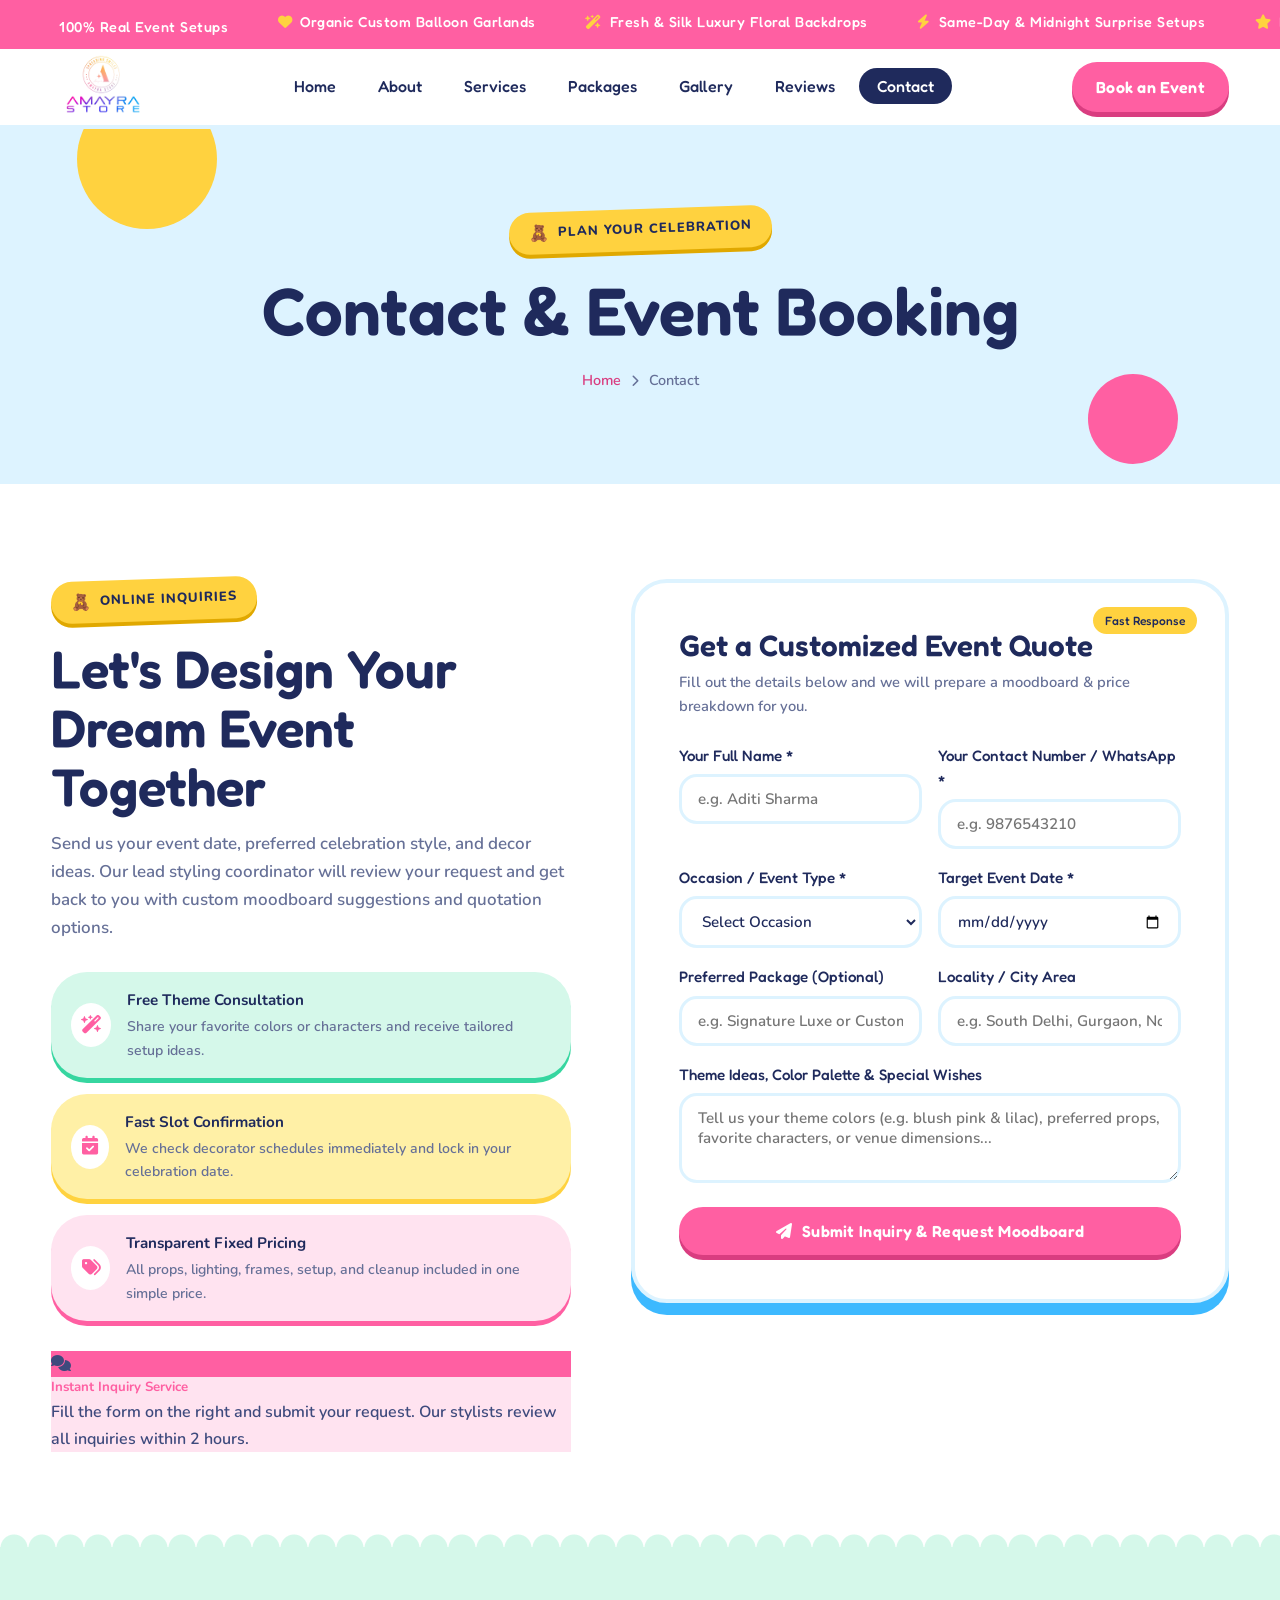
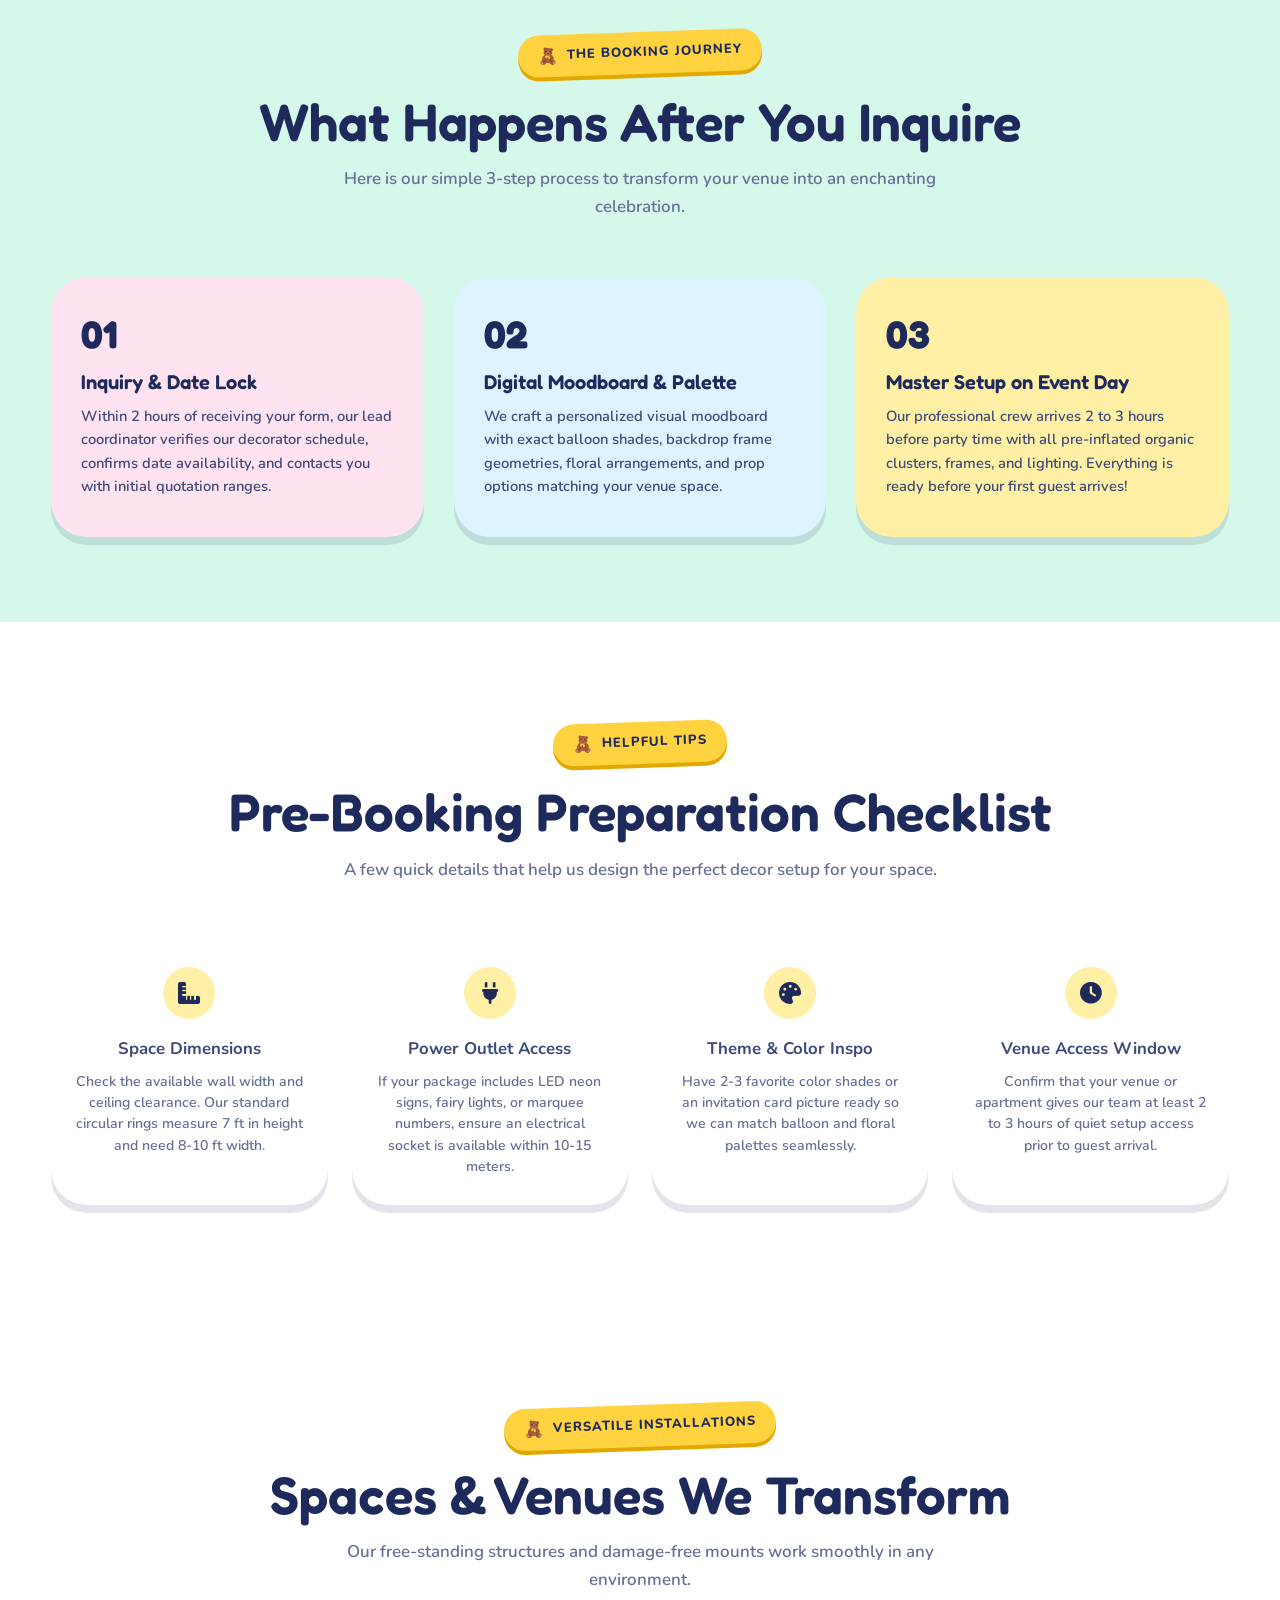
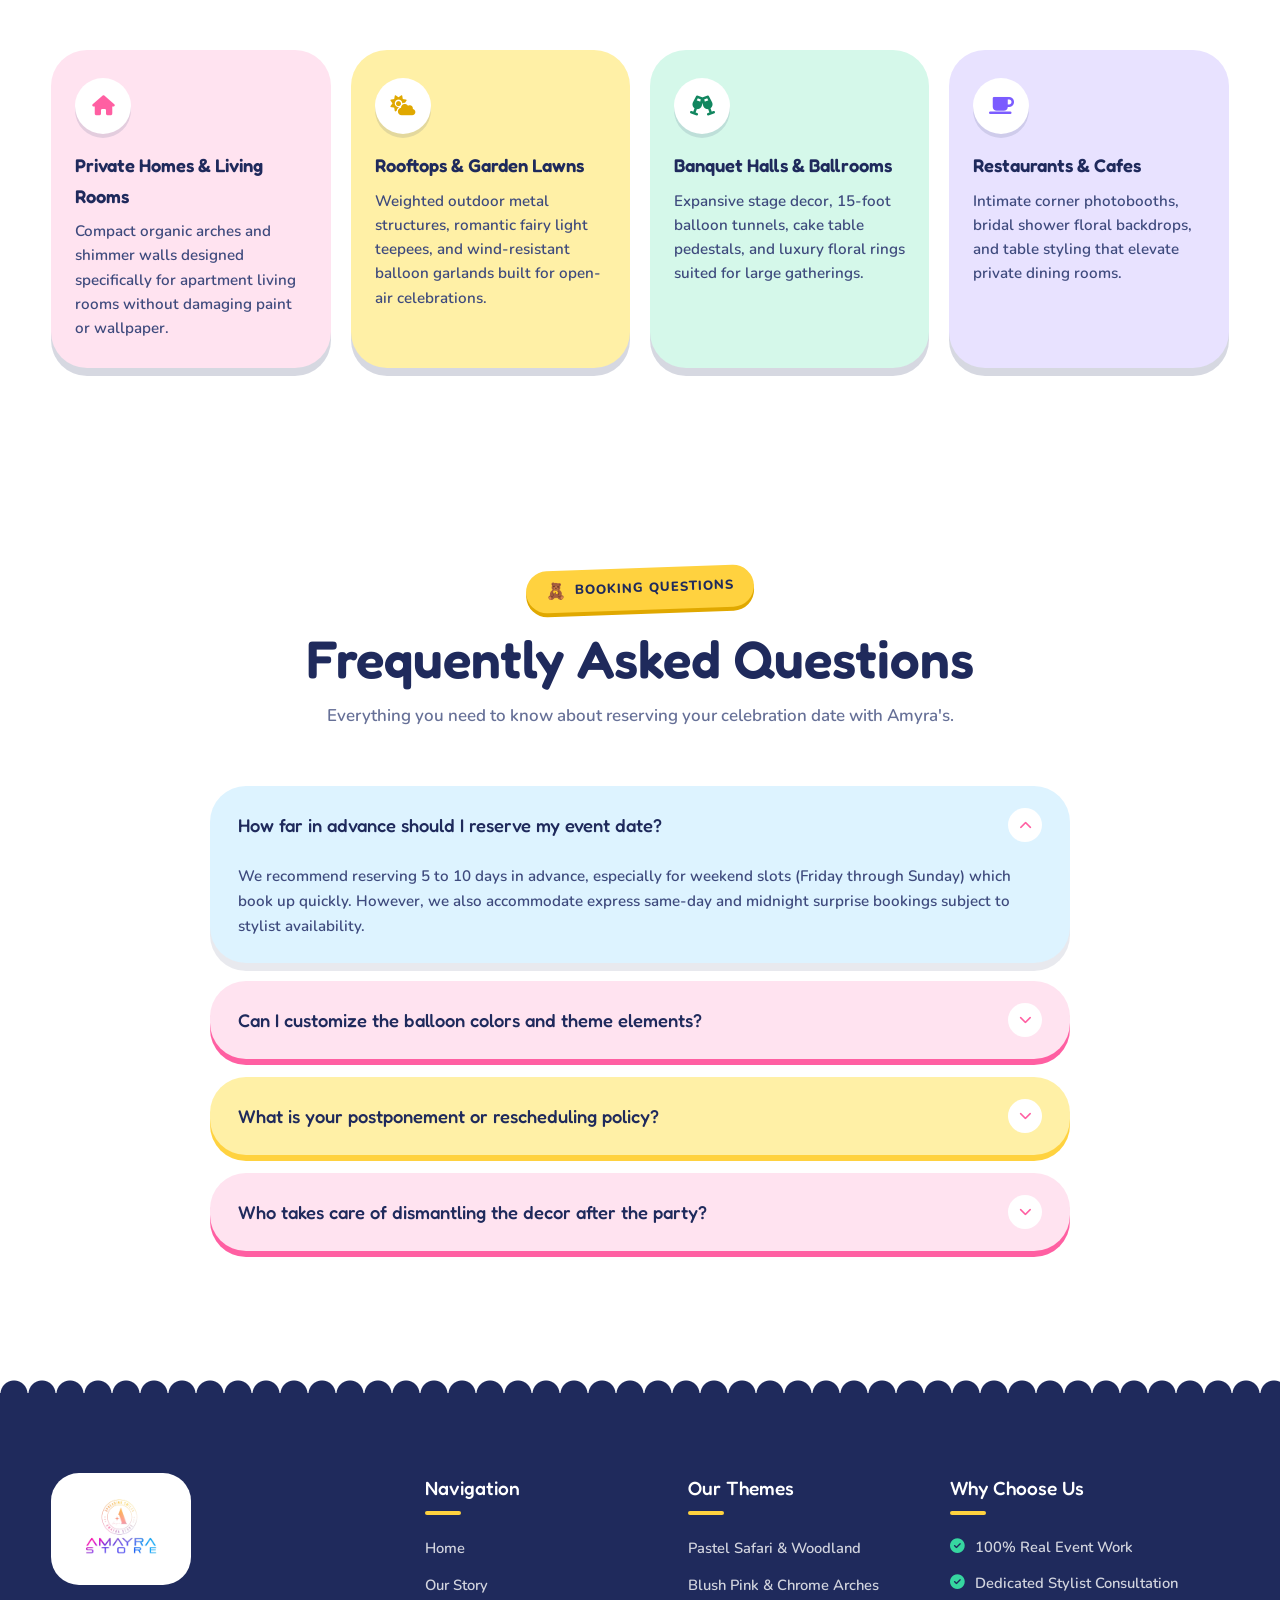
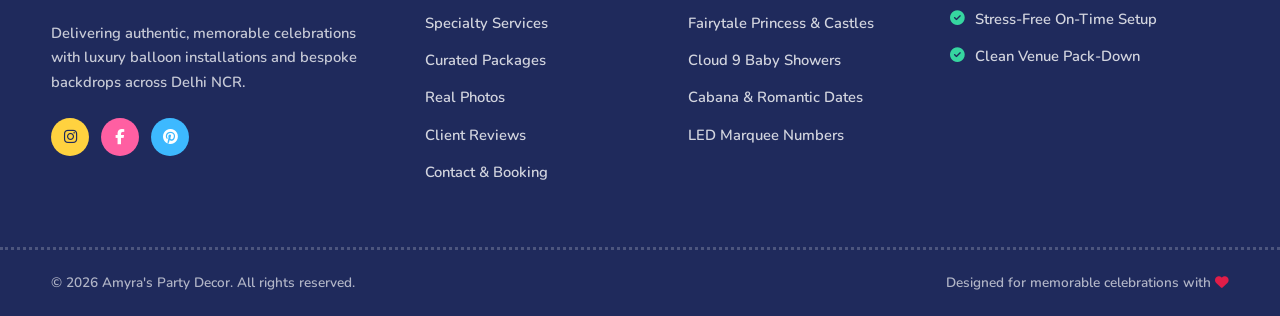
<file: contact.html>
﻿<!DOCTYPE html>
<html lang="en">
<head>
    <meta charset="UTF-8">
    <meta name="viewport" content="width=device-width, initial-scale=1.0">
    <title>Contact & Event Booking | Amyra's Party Decor</title>
    <meta name="description" content="Inquire about event availability, get a customized moodboard and transparent quotation for your birthday, wedding, or celebration decor.">
    <!-- Google Fonts -->
    <link rel="preconnect" href="https://fonts.googleapis.com">
    <link rel="preconnect" href="https://fonts.gstatic.com" crossorigin>
    <link href="https://fonts.googleapis.com/css2?family=Nunito:wght@400;600;700;800&family=Fredoka:wght@500;600;700&display=swap" rel="stylesheet">
    <!-- Font Awesome Icons -->
    <link rel="stylesheet" href="https://cdnjs.cloudflare.com/ajax/libs/font-awesome/6.4.0/css/all.min.css">
    <!-- Custom CSS -->
    <link rel="stylesheet" href="style.css">
    <link rel="stylesheet" href="theme.css">
</head>
<body>
    <!-- BACKDROP OVERLAY FOR MOBILE DRAWER -->
    <div class="nav-overlay" id="navOverlay"></div>

    <!-- TOP ANNOUNCEMENT TICKER -->
    <div class="top-announcement">
        <div class="marquee-track">
            <span><i class="fa-solid fa-sparkles"></i> 100% Real Event Setups</span>
            <span><i class="fa-solid fa-heart"></i> Organic Custom Balloon Garlands</span>
            <span><i class="fa-solid fa-wand-magic-sparkles"></i> Fresh & Silk Luxury Floral Backdrops</span>
            <span><i class="fa-solid fa-bolt"></i> Same-Day & Midnight Surprise Setups</span>
            <span><i class="fa-solid fa-star"></i> Rated 4.9/5 by 850+ Real Families</span>
        </div>
    </div>

    <!-- MAIN HEADER -->
    <header class="luxe-header" id="header">
        <div class="container header-inner">
            <a href="index.html" class="brand-brand">
                <img src="logo.png" alt="Amayra Store Logo" class="brand-main-logo">
            </a>

                        <nav class="luxe-nav" id="navMenu">
                <div class="drawer-header">
                    <div class="brand-brand">
                        <img src="logo.png" alt="Amayra Store Logo" class="brand-main-logo">
                    </div>
                    <button class="drawer-close" id="drawerClose" aria-label="Close Menu">
                        <i class="fa-solid fa-xmark"></i>
                    </button>
                </div>
                <ul class="nav-list">
                    <li><a href="index.html"><i class="fa-solid fa-house"></i> Home</a></li>
                    <li><a href="about.html"><i class="fa-solid fa-heart"></i> About</a></li>
                    <li><a href="services.html"><i class="fa-solid fa-wand-magic-sparkles"></i> Services</a></li>
                    <li><a href="packages.html"><i class="fa-solid fa-tags"></i> Packages</a></li>
                    <li><a href="gallery.html"><i class="fa-solid fa-images"></i> Gallery</a></li>
                    <li><a href="reviews.html"><i class="fa-solid fa-star"></i> Reviews</a></li>
                    <li><a href="contact.html" class="active"><i class="fa-solid fa-calendar-check"></i> Contact</a></li>
                </ul>
                <div class="mobile-cta-box">
                    <a href="contact.html" class="btn btn-primary w-100"><i class="fa-solid fa-paper-plane"></i> Book an Event</a>
                </div>
            </nav>

            <div class="header-right">
                <a href="contact.html" class="btn btn-primary d-mobile-none">Book an Event</a>
                <button class="nav-burger" id="menuToggle" aria-label="Open Navigation Menu">
                    <i class="fa-solid fa-bars"></i>
                    <span>Menu</span>
                </button>
            </div>
        </div>
    </header>

    <!-- PAGE HERO BANNER -->
    <section class="page-banner">
        <div class="container">
            <div class="tag-label">Plan Your Celebration</div>
            <h1>Contact & Event Booking</h1>
            <div class="breadcrumbs">
                <a href="index.html">Home</a>
                <i class="fa-solid fa-chevron-right"></i>
                <span>Contact</span>
            </div>
        </div>
    </section>

    <!-- BOOKING SPLIT SECTION -->
    <section class="booking-luxe">
        <div class="container booking-split">
            
            <!-- Left Info & Benefits Column -->
            <div class="booking-details">
                <div class="tag-label">Online Inquiries</div>
                <h2 class="h2-heading">Let's Design Your Dream Event Together</h2>
                <p class="body-p">
                    Send us your event date, preferred celebration style, and decor ideas. Our lead styling coordinator will review your request and get back to you with custom moodboard suggestions and quotation options.
                </p>

                <div class="perks-list">
                    <div class="perk-card">
                        <div class="perk-icon"><i class="fa-solid fa-wand-magic-sparkles"></i></div>
                        <div>
                            <h6>Free Theme Consultation</h6>
                            <p>Share your favorite colors or characters and receive tailored setup ideas.</p>
                        </div>
                    </div>
                    <div class="perk-card">
                        <div class="perk-icon"><i class="fa-solid fa-calendar-check"></i></div>
                        <div>
                            <h6>Fast Slot Confirmation</h6>
                            <p>We check decorator schedules immediately and lock in your celebration date.</p>
                        </div>
                    </div>
                    <div class="perk-card">
                        <div class="perk-icon"><i class="fa-solid fa-tags"></i></div>
                        <div>
                            <h6>Transparent Fixed Pricing</h6>
                            <p>All props, lighting, frames, setup, and cleanup included in one simple price.</p>
                        </div>
                    </div>
                </div>

                <div class="wa-banner" style="background: var(--primary-soft); border-color: var(--border-soft);">
                    <div class="wa-bubble" style="background: var(--primary);"><i class="fa-solid fa-comments"></i></div>
                    <div>
                        <h5 style="color: var(--primary);">Instant Inquiry Service</h5>
                        <p style="color: var(--text-body);">Fill the form on the right and submit your request. Our stylists review all inquiries within 2 hours.</p>
                    </div>
                </div>
            </div>

            <!-- Booking Card Form -->
            <div class="booking-card">
                <div class="form-badge">Fast Response</div>
                <h3>Get a Customized Event Quote</h3>
                <p>Fill out the details below and we will prepare a moodboard & price breakdown for you.</p>

                <form id="bookingForm" class="styled-form">
                    <div class="input-grid">
                        <div class="input-field">
                            <label for="fullName">Your Full Name *</label>
                            <input type="text" id="fullName" placeholder="e.g. Aditi Sharma" required>
                        </div>
                        <div class="input-field">
                            <label for="phone">Your Contact Number / WhatsApp *</label>
                            <input type="tel" id="phone" placeholder="e.g. 9876543210" required>
                        </div>
                    </div>

                    <div class="input-grid">
                        <div class="input-field">
                            <label for="eventType">Occasion / Event Type *</label>
                            <select id="eventType" required>
                                <option value="" disabled selected>Select Occasion</option>
                                <option value="Kids Birthday">Kids 1st / Milestone Birthday</option>
                                <option value="Adult Birthday">Adult Birthday Party</option>
                                <option value="Baby Shower">Baby Shower / Welcome Baby</option>
                                <option value="Wedding / Engagement">Wedding / Engagement / Haldi</option>
                                <option value="Anniversary">Anniversary / Romantic Setup</option>
                                <option value="Corporate Event">Corporate / Store Opening</option>
                                <option value="Other">Other Custom Event</option>
                            </select>
                        </div>
                        <div class="input-field">
                            <label for="eventDate">Target Event Date *</label>
                            <input type="date" id="eventDate" required>
                        </div>
                    </div>

                    <div class="input-grid">
                        <div class="input-field">
                            <label for="preferredPackage">Preferred Package (Optional)</label>
                            <input type="text" id="preferredPackage" placeholder="e.g. Signature Luxe or Custom Quote">
                        </div>
                        <div class="input-field">
                            <label for="eventLocation">Locality / City Area</label>
                            <input type="text" id="eventLocation" placeholder="e.g. South Delhi, Gurgaon, Noida...">
                        </div>
                    </div>

                    <div class="input-field">
                        <label for="notes">Theme Ideas, Color Palette & Special Wishes</label>
                        <textarea id="notes" rows="3" placeholder="Tell us your theme colors (e.g. blush pink & lilac), preferred props, favorite characters, or venue dimensions..."></textarea>
                    </div>

                    <button type="submit" class="btn btn-primary btn-block">
                        <i class="fa-solid fa-paper-plane"></i> Submit Inquiry & Request Moodboard
                    </button>
                    <div class="status-msg" id="formStatus"></div>
                </form>
            </div>
        </div>
    </section>

    <!-- WHAT HAPPENS NEXT TIMELINE -->
    <section class="timeline-section">
        <div class="container">
            <div class="section-title-wrap text-center">
                <div class="tag-label">The Booking Journey</div>
                <h2 class="h2-heading">What Happens After You Inquire</h2>
                <p class="body-p">Here is our simple 3-step process to transform your venue into an enchanting celebration.</p>
            </div>

            <div class="timeline-deck">
                <div class="timeline-card">
                    <div class="timeline-step-num">01</div>
                    <h4>Inquiry & Date Lock</h4>
                    <p>Within 2 hours of receiving your form, our lead coordinator verifies our decorator schedule, confirms date availability, and contacts you with initial quotation ranges.</p>
                </div>

                <div class="timeline-card">
                    <div class="timeline-step-num">02</div>
                    <h4>Digital Moodboard & Palette</h4>
                    <p>We craft a personalized visual moodboard with exact balloon shades, backdrop frame geometries, floral arrangements, and prop options matching your venue space.</p>
                </div>

                <div class="timeline-card">
                    <div class="timeline-step-num">03</div>
                    <h4>Master Setup on Event Day</h4>
                    <p>Our professional crew arrives 2 to 3 hours before party time with all pre-inflated organic clusters, frames, and lighting. Everything is ready before your first guest arrives!</p>
                </div>
            </div>
        </div>
    </section>

    <!-- PRE-BOOKING PREPARATION CHECKLIST -->
    <section class="services-luxe" style="background: #FFFFFF;">
        <div class="container">
            <div class="section-title-wrap text-center">
                <div class="tag-label">Helpful Tips</div>
                <h2 class="h2-heading">Pre-Booking Preparation Checklist</h2>
                <p class="body-p">A few quick details that help us design the perfect decor setup for your space.</p>
            </div>

            <div class="prep-grid">
                <div class="prep-item">
                    <div class="prep-icon"><i class="fa-solid fa-ruler-combined"></i></div>
                    <h5>Space Dimensions</h5>
                    <p>Check the available wall width and ceiling clearance. Our standard circular rings measure 7 ft in height and need 8-10 ft width.</p>
                </div>

                <div class="prep-item">
                    <div class="prep-icon"><i class="fa-solid fa-plug"></i></div>
                    <h5>Power Outlet Access</h5>
                    <p>If your package includes LED neon signs, fairy lights, or marquee numbers, ensure an electrical socket is available within 10-15 meters.</p>
                </div>

                <div class="prep-item">
                    <div class="prep-icon"><i class="fa-solid fa-palette"></i></div>
                    <h5>Theme & Color Inspo</h5>
                    <p>Have 2-3 favorite color shades or an invitation card picture ready so we can match balloon and floral palettes seamlessly.</p>
                </div>

                <div class="prep-item">
                    <div class="prep-icon"><i class="fa-solid fa-clock"></i></div>
                    <h5>Venue Access Window</h5>
                    <p>Confirm that your venue or apartment gives our team at least 2 to 3 hours of quiet setup access prior to guest arrival.</p>
                </div>
            </div>
        </div>
    </section>

    <!-- VENUES & SPACES WE DECORATE -->
    <section class="faq-section" style="background: var(--bg-page);">
        <div class="container">
            <div class="section-title-wrap text-center">
                <div class="tag-label">Versatile Installations</div>
                <h2 class="h2-heading">Spaces & Venues We Transform</h2>
                <p class="body-p">Our free-standing structures and damage-free mounts work smoothly in any environment.</p>
            </div>

            <div class="trust-grid">
                <div class="trust-item">
                    <div class="trust-icon"><i class="fa-solid fa-house"></i></div>
                    <h5>Private Homes & Living Rooms</h5>
                    <p>Compact organic arches and shimmer walls designed specifically for apartment living rooms without damaging paint or wallpaper.</p>
                </div>

                <div class="trust-item">
                    <div class="trust-icon"><i class="fa-solid fa-cloud-sun"></i></div>
                    <h5>Rooftops & Garden Lawns</h5>
                    <p>Weighted outdoor metal structures, romantic fairy light teepees, and wind-resistant balloon garlands built for open-air celebrations.</p>
                </div>

                <div class="trust-item">
                    <div class="trust-icon"><i class="fa-solid fa-champagne-glasses"></i></div>
                    <h5>Banquet Halls & Ballrooms</h5>
                    <p>Expansive stage decor, 15-foot balloon tunnels, cake table pedestals, and luxury floral rings suited for large gatherings.</p>
                </div>

                <div class="trust-item">
                    <div class="trust-icon"><i class="fa-solid fa-mug-saucer"></i></div>
                    <h5>Restaurants & Cafes</h5>
                    <p>Intimate corner photobooths, bridal shower floral backdrops, and table styling that elevate private dining rooms.</p>
                </div>
            </div>
        </div>
    </section>

    <!-- BOOKING FAQ ACCORDION -->
    <section class="faq-section" style="background: #FFFFFF;">
        <div class="faq-container">
            <div class="section-title-wrap text-center">
                <div class="tag-label">Booking Questions</div>
                <h2 class="h2-heading">Frequently Asked Questions</h2>
                <p class="body-p">Everything you need to know about reserving your celebration date with Amyra's.</p>
            </div>

            <div class="faq-accordion">
                <div class="faq-item active">
                    <button class="faq-header">
                        <span>How far in advance should I reserve my event date?</span>
                        <i class="fa-solid fa-chevron-down"></i>
                    </button>
                    <div class="faq-body" style="display: block;">
                        <p>We recommend reserving 5 to 10 days in advance, especially for weekend slots (Friday through Sunday) which book up quickly. However, we also accommodate express same-day and midnight surprise bookings subject to stylist availability.</p>
                    </div>
                </div>

                <div class="faq-item">
                    <button class="faq-header">
                        <span>Can I customize the balloon colors and theme elements?</span>
                        <i class="fa-solid fa-chevron-down"></i>
                    </button>
                    <div class="faq-body">
                        <p>Yes, 100%! Every package can be customized to match your exact color preferences, favorite characters, personalized acrylic name boards, and lighting elements. We share a color moodboard before finalizing.</p>
                    </div>
                </div>

                <div class="faq-item">
                    <button class="faq-header">
                        <span>What is your postponement or rescheduling policy?</span>
                        <i class="fa-solid fa-chevron-down"></i>
                    </button>
                    <div class="faq-body">
                        <p>If your event needs to be moved due to weather, family emergency, or venue changes, we allow free date rescheduling up to 48 hours prior to your booked slot, subject to our availability calendar.</p>
                    </div>
                </div>

                <div class="faq-item">
                    <button class="faq-header">
                        <span>Who takes care of dismantling the decor after the party?</span>
                        <i class="fa-solid fa-chevron-down"></i>
                    </button>
                    <div class="faq-body">
                        <p>For rental props such as metal arch frames, neon signs, LED marquee numbers, and cake pedestals, our team coordinates a convenient pickup time that evening or the following morning, ensuring your venue is left clean and tidy.</p>
                    </div>
                </div>
            </div>
        </div>
    </section>

    <!-- FOOTER -->
    <footer class="footer-luxe">
        <div class="container footer-grid">
            <div class="col-main">
                <div class="brand-brand">
                    <img src="logo.png" alt="Amayra Store Logo" class="brand-main-logo footer-logo">
                </div>
                <p class="footer-blurb">
                    Delivering authentic, memorable celebrations with luxury balloon installations and bespoke backdrops across Delhi NCR.
                </p>
                <div class="social-pills">
                    <a href="#" aria-label="Instagram"><i class="fa-brands fa-instagram"></i></a>
                    <a href="#" aria-label="Facebook"><i class="fa-brands fa-facebook-f"></i></a>
                    <a href="#" aria-label="Pinterest"><i class="fa-brands fa-pinterest"></i></a>
                </div>
            </div>

            <div class="col-links">
                <h5>Navigation</h5>
                <ul>
                    <li><a href="index.html">Home</a></li>
                    <li><a href="about.html">Our Story</a></li>
                    <li><a href="services.html">Specialty Services</a></li>
                    <li><a href="packages.html">Curated Packages</a></li>
                    <li><a href="gallery.html">Real Photos</a></li>
                    <li><a href="reviews.html">Client Reviews</a></li>
                    <li><a href="contact.html">Contact & Booking</a></li>
                </ul>
            </div>

            <div class="col-links">
                <h5>Our Themes</h5>
                <ul>
                    <li><a href="services.html">Pastel Safari & Woodland</a></li>
                    <li><a href="services.html">Blush Pink & Chrome Arches</a></li>
                    <li><a href="services.html">Fairytale Princess & Castles</a></li>
                    <li><a href="services.html">Cloud 9 Baby Showers</a></li>
                    <li><a href="services.html">Cabana & Romantic Dates</a></li>
                    <li><a href="services.html">LED Marquee Numbers</a></li>
                </ul>
            </div>

            <div class="col-links">
                <h5>Why Choose Us</h5>
                <ul class="perks-bullets">
                    <li><i class="fa-solid fa-circle-check"></i> 100% Real Event Work</li>
                    <li><i class="fa-solid fa-circle-check"></i> Dedicated Stylist Consultation</li>
                    <li><i class="fa-solid fa-circle-check"></i> Stress-Free On-Time Setup</li>
                    <li><i class="fa-solid fa-circle-check"></i> Clean Venue Pack-Down</li>
                </ul>
            </div>
        </div>

        <div class="footer-base">
            <div class="container footer-base-inner">
                <p>&copy; <span id="currentYear"></span> Amyra's Party Decor. All rights reserved.</p>
                <p>Designed for memorable celebrations with <i class="fa-solid fa-heart" style="color: #E11D48;"></i></p>
            </div>
        </div>
    </footer>

        <!-- MOBILE BOTTOM NAVIGATION (ALWAYS VISIBLE ON PHONE) -->
    <nav class="mobile-bottom-nav">
        <a href="index.html" class="bnav-item">
            <i class="fa-solid fa-house"></i>
            <span>Home</span>
        </a>
        <a href="services.html" class="bnav-item">
            <i class="fa-solid fa-wand-magic-sparkles"></i>
            <span>Services</span>
        </a>
        <a href="packages.html" class="bnav-item">
            <i class="fa-solid fa-tags"></i>
            <span>Packages</span>
        </a>
        <a href="gallery.html" class="bnav-item">
            <i class="fa-solid fa-images"></i>
            <span>Gallery</span>
        </a>
        <a href="contact.html" class="bnav-item bnav-book active">
            <i class="fa-solid fa-calendar-check"></i>
            <span>Book</span>
        </a>
    </nav>

    <!-- SCROLL TOP -->
    <button class="luxe-scroll-top" id="scrollTopBtn" aria-label="Scroll to Top">
        <i class="fa-solid fa-arrow-up"></i>
    </button>

    <script src="script.js"></script>
</body>
</html>
</file>
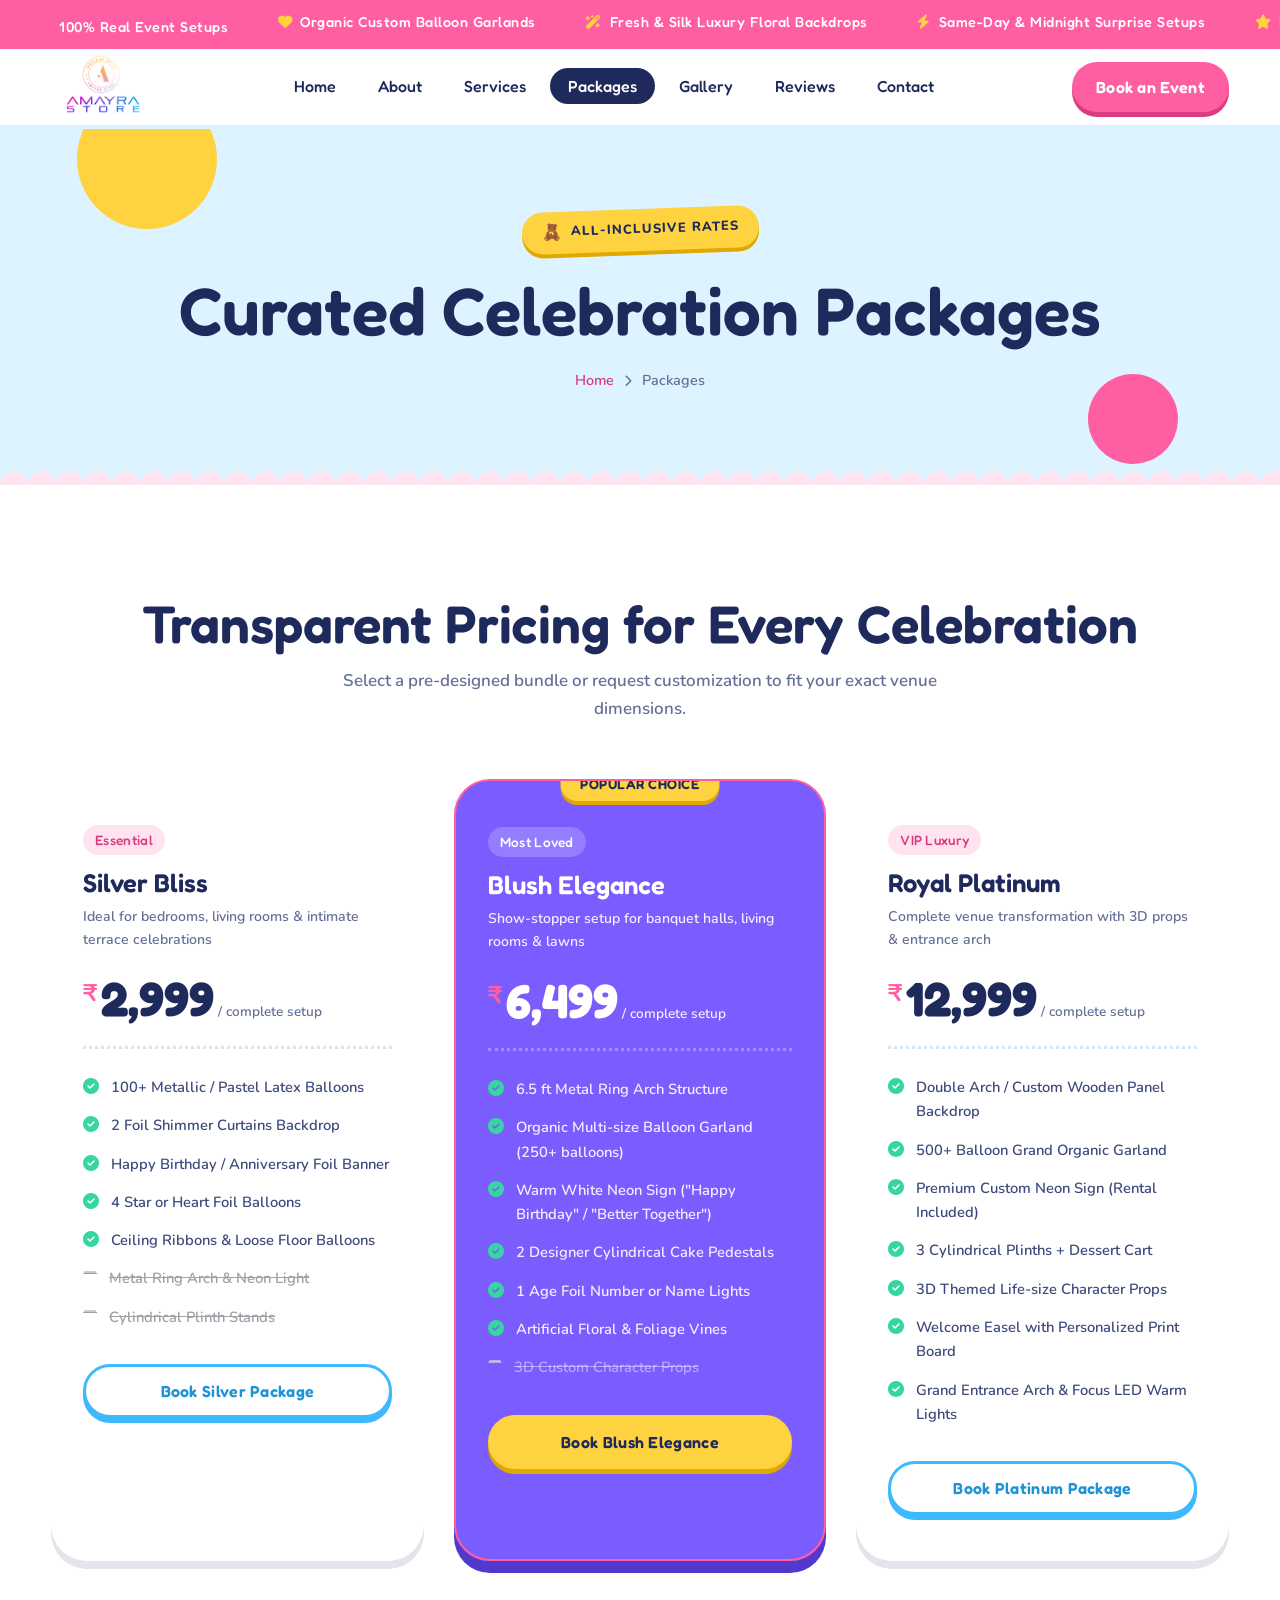
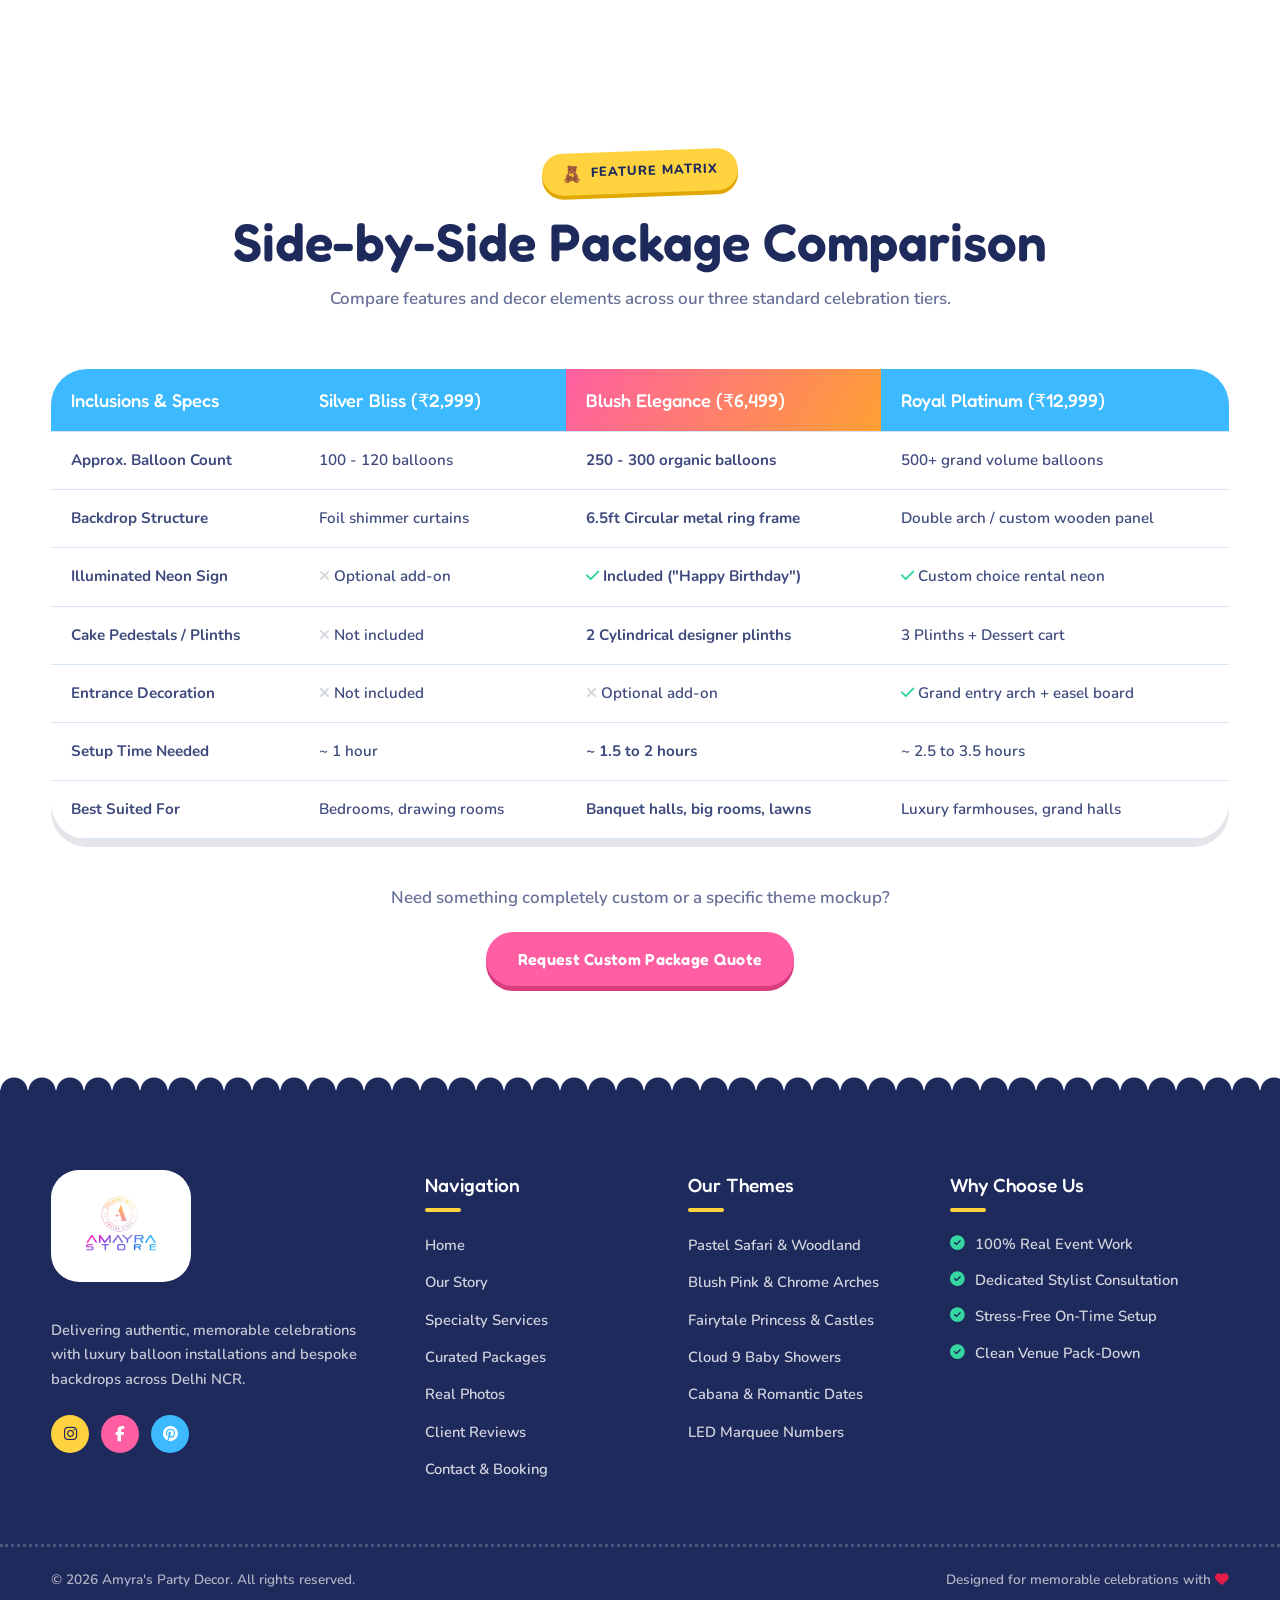
<file: packages.html>
﻿<!DOCTYPE html>
<html lang="en">
<head>
    <meta charset="UTF-8">
    <meta name="viewport" content="width=device-width, initial-scale=1.0">
    <title>Curated Packages & Pricing | Amyra's Party Decor</title>
    <meta name="description" content="View transparent decoration packages: Silver Bliss, Blush Elegance, and Royal Platinum with complete features, metal arches, and neon lights.">
    <!-- Google Fonts -->
    <link rel="preconnect" href="https://fonts.googleapis.com">
    <link rel="preconnect" href="https://fonts.gstatic.com" crossorigin>
    <link href="https://fonts.googleapis.com/css2?family=Nunito:wght@400;600;700;800&family=Fredoka:wght@500;600;700&display=swap" rel="stylesheet">
    <!-- Font Awesome Icons -->
    <link rel="stylesheet" href="https://cdnjs.cloudflare.com/ajax/libs/font-awesome/6.4.0/css/all.min.css">
    <!-- Custom CSS -->
    <link rel="stylesheet" href="style.css">
    <link rel="stylesheet" href="theme.css">
</head>
<body>
    <!-- BACKDROP OVERLAY FOR MOBILE DRAWER -->
    <div class="nav-overlay" id="navOverlay"></div>

    <!-- TOP ANNOUNCEMENT TICKER -->
    <div class="top-announcement">
        <div class="marquee-track">
            <span><i class="fa-solid fa-sparkles"></i> 100% Real Event Setups</span>
            <span><i class="fa-solid fa-heart"></i> Organic Custom Balloon Garlands</span>
            <span><i class="fa-solid fa-wand-magic-sparkles"></i> Fresh & Silk Luxury Floral Backdrops</span>
            <span><i class="fa-solid fa-bolt"></i> Same-Day & Midnight Surprise Setups</span>
            <span><i class="fa-solid fa-star"></i> Rated 4.9/5 by 850+ Real Families</span>
        </div>
    </div>

    <!-- MAIN HEADER -->
    <header class="luxe-header" id="header">
        <div class="container header-inner">
            <a href="index.html" class="brand-brand">
                <img src="logo.png" alt="Amayra Store Logo" class="brand-main-logo">
            </a>

                        <nav class="luxe-nav" id="navMenu">
                <div class="drawer-header">
                    <div class="brand-brand">
                        <img src="logo.png" alt="Amayra Store Logo" class="brand-main-logo">
                    </div>
                    <button class="drawer-close" id="drawerClose" aria-label="Close Menu">
                        <i class="fa-solid fa-xmark"></i>
                    </button>
                </div>
                <ul class="nav-list">
                    <li><a href="index.html"><i class="fa-solid fa-house"></i> Home</a></li>
                    <li><a href="about.html"><i class="fa-solid fa-heart"></i> About</a></li>
                    <li><a href="services.html"><i class="fa-solid fa-wand-magic-sparkles"></i> Services</a></li>
                    <li><a href="packages.html" class="active"><i class="fa-solid fa-tags"></i> Packages</a></li>
                    <li><a href="gallery.html"><i class="fa-solid fa-images"></i> Gallery</a></li>
                    <li><a href="reviews.html"><i class="fa-solid fa-star"></i> Reviews</a></li>
                    <li><a href="contact.html"><i class="fa-solid fa-calendar-check"></i> Contact</a></li>
                </ul>
                <div class="mobile-cta-box">
                    <a href="contact.html" class="btn btn-primary w-100"><i class="fa-solid fa-paper-plane"></i> Book an Event</a>
                </div>
            </nav>

            <div class="header-right">
                <a href="contact.html" class="btn btn-primary d-mobile-none">Book an Event</a>
                <button class="nav-burger" id="menuToggle" aria-label="Open Navigation Menu">
                    <i class="fa-solid fa-bars"></i>
                    <span>Menu</span>
                </button>
            </div>
        </div>
    </header>

    <!-- PAGE HERO BANNER -->
    <section class="page-banner">
        <div class="container">
            <div class="tag-label">All-Inclusive Rates</div>
            <h1>Curated Celebration Packages</h1>
            <div class="breadcrumbs">
                <a href="index.html">Home</a>
                <i class="fa-solid fa-chevron-right"></i>
                <span>Packages</span>
            </div>
        </div>
    </section>

    <!-- PACKAGES SECTION -->
    <section class="packages-luxe" style="background: var(--bg-page);">
        <div class="container">
            <div class="section-title-wrap text-center">
                <h2 class="h2-heading">Transparent Pricing for Every Celebration</h2>
                <p class="body-p">Select a pre-designed bundle or request customization to fit your exact venue dimensions.</p>
            </div>

            <div class="pricing-deck">
                <!-- Package 1: Silver -->
                <div class="tier-card">
                    <div class="tier-top">
                        <span class="tier-badge">Essential</span>
                        <h3 class="tier-title">Silver Bliss</h3>
                        <p class="tier-desc">Ideal for bedrooms, living rooms & intimate terrace celebrations</p>
                        <div class="tier-price-box">
                            <span class="curr">&#8377;</span>
                            <span class="val">2,999</span>
                            <span class="per">/ complete setup</span>
                        </div>
                    </div>
                    <div class="tier-body">
                        <ul class="tier-features">
                            <li><i class="fa-solid fa-circle-check"></i> 100+ Metallic / Pastel Latex Balloons</li>
                            <li><i class="fa-solid fa-circle-check"></i> 2 Foil Shimmer Curtains Backdrop</li>
                            <li><i class="fa-solid fa-circle-check"></i> Happy Birthday / Anniversary Foil Banner</li>
                            <li><i class="fa-solid fa-circle-check"></i> 4 Star or Heart Foil Balloons</li>
                            <li><i class="fa-solid fa-circle-check"></i> Ceiling Ribbons & Loose Floor Balloons</li>
                            <li class="muted-feat"><i class="fa-solid fa-minus"></i> Metal Ring Arch & Neon Light</li>
                            <li class="muted-feat"><i class="fa-solid fa-minus"></i> Cylindrical Plinth Stands</li>
                        </ul>
                        <a href="contact.html?package=Silver%20Bliss" class="btn btn-outline w-100">Book Silver Package</a>
                    </div>
                </div>

                <!-- Package 2: Blush Elegance (Highlighted) -->
                <div class="tier-card featured-tier">
                    <div class="ribbon-popular">POPULAR CHOICE</div>
                    <div class="tier-top">
                        <span class="tier-badge">Most Loved</span>
                        <h3 class="tier-title">Blush Elegance</h3>
                        <p class="tier-desc">Show-stopper setup for banquet halls, living rooms & lawns</p>
                        <div class="tier-price-box">
                            <span class="curr">&#8377;</span>
                            <span class="val">6,499</span>
                            <span class="per">/ complete setup</span>
                        </div>
                    </div>
                    <div class="tier-body">
                        <ul class="tier-features">
                            <li><i class="fa-solid fa-circle-check"></i> 6.5 ft Metal Ring Arch Structure</li>
                            <li><i class="fa-solid fa-circle-check"></i> Organic Multi-size Balloon Garland (250+ balloons)</li>
                            <li><i class="fa-solid fa-circle-check"></i> Warm White Neon Sign ("Happy Birthday" / "Better Together")</li>
                            <li><i class="fa-solid fa-circle-check"></i> 2 Designer Cylindrical Cake Pedestals</li>
                            <li><i class="fa-solid fa-circle-check"></i> 1 Age Foil Number or Name Lights</li>
                            <li><i class="fa-solid fa-circle-check"></i> Artificial Floral & Foliage Vines</li>
                            <li class="muted-feat"><i class="fa-solid fa-minus"></i> 3D Custom Character Props</li>
                        </ul>
                        <a href="contact.html?package=Blush%20Elegance" class="btn btn-primary w-100">Book Blush Elegance</a>
                    </div>
                </div>

                <!-- Package 3: Platinum -->
                <div class="tier-card">
                    <div class="tier-top">
                        <span class="tier-badge">VIP Luxury</span>
                        <h3 class="tier-title">Royal Platinum</h3>
                        <p class="tier-desc">Complete venue transformation with 3D props & entrance arch</p>
                        <div class="tier-price-box">
                            <span class="curr">&#8377;</span>
                            <span class="val">12,999</span>
                            <span class="per">/ complete setup</span>
                        </div>
                    </div>
                    <div class="tier-body">
                        <ul class="tier-features">
                            <li><i class="fa-solid fa-circle-check"></i> Double Arch / Custom Wooden Panel Backdrop</li>
                            <li><i class="fa-solid fa-circle-check"></i> 500+ Balloon Grand Organic Garland</li>
                            <li><i class="fa-solid fa-circle-check"></i> Premium Custom Neon Sign (Rental Included)</li>
                            <li><i class="fa-solid fa-circle-check"></i> 3 Cylindrical Plinths + Dessert Cart</li>
                            <li><i class="fa-solid fa-circle-check"></i> 3D Themed Life-size Character Props</li>
                            <li><i class="fa-solid fa-circle-check"></i> Welcome Easel with Personalized Print Board</li>
                            <li><i class="fa-solid fa-circle-check"></i> Grand Entrance Arch & Focus LED Warm Lights</li>
                        </ul>
                        <a href="contact.html?package=Royal%20Platinum" class="btn btn-outline w-100">Book Platinum Package</a>
                    </div>
                </div>
            </div>
        </div>
    </section>

    <!-- DETAILED PACKAGE COMPARISON TABLE -->
    <section class="table-section">
        <div class="container">
            <div class="section-title-wrap text-center">
                <div class="tag-label">Feature Matrix</div>
                <h2 class="h2-heading">Side-by-Side Package Comparison</h2>
                <p class="body-p">Compare features and decor elements across our three standard celebration tiers.</p>
            </div>

            <div class="comparison-wrapper">
                <table class="comparison-table">
                    <thead>
                        <tr>
                            <th>Inclusions & Specs</th>
                            <th>Silver Bliss (&#8377;2,999)</th>
                            <th style="background: var(--pastel-gradient); color: #FFFFFF;">Blush Elegance (&#8377;6,499)</th>
                            <th>Royal Platinum (&#8377;12,999)</th>
                        </tr>
                    </thead>
                    <tbody>
                        <tr>
                            <td><strong>Approx. Balloon Count</strong></td>
                            <td>100 - 120 balloons</td>
                            <td><strong>250 - 300 organic balloons</strong></td>
                            <td>500+ grand volume balloons</td>
                        </tr>
                        <tr>
                            <td><strong>Backdrop Structure</strong></td>
                            <td>Foil shimmer curtains</td>
                            <td><strong>6.5ft Circular metal ring frame</strong></td>
                            <td>Double arch / custom wooden panel</td>
                        </tr>
                        <tr>
                            <td><strong>Illuminated Neon Sign</strong></td>
                            <td><i class="fa-solid fa-xmark"></i> Optional add-on</td>
                            <td><strong><i class="fa-solid fa-check"></i> Included ("Happy Birthday")</strong></td>
                            <td><i class="fa-solid fa-check"></i> Custom choice rental neon</td>
                        </tr>
                        <tr>
                            <td><strong>Cake Pedestals / Plinths</strong></td>
                            <td><i class="fa-solid fa-xmark"></i> Not included</td>
                            <td><strong>2 Cylindrical designer plinths</strong></td>
                            <td>3 Plinths + Dessert cart</td>
                        </tr>
                        <tr>
                            <td><strong>Entrance Decoration</strong></td>
                            <td><i class="fa-solid fa-xmark"></i> Not included</td>
                            <td><i class="fa-solid fa-xmark"></i> Optional add-on</td>
                            <td><i class="fa-solid fa-check"></i> Grand entry arch + easel board</td>
                        </tr>
                        <tr>
                            <td><strong>Setup Time Needed</strong></td>
                            <td>~ 1 hour</td>
                            <td><strong>~ 1.5 to 2 hours</strong></td>
                            <td>~ 2.5 to 3.5 hours</td>
                        </tr>
                        <tr>
                            <td><strong>Best Suited For</strong></td>
                            <td>Bedrooms, drawing rooms</td>
                            <td><strong>Banquet halls, big rooms, lawns</strong></td>
                            <td>Luxury farmhouses, grand halls</td>
                        </tr>
                    </tbody>
                </table>
            </div>

            <div class="text-center" style="margin-top: 45px;">
                <p class="body-p" style="margin-bottom: 20px;">Need something completely custom or a specific theme mockup?</p>
                <a href="contact.html" class="btn btn-primary btn-xl">Request Custom Package Quote</a>
            </div>
        </div>
    </section>

    <!-- FOOTER -->
    <footer class="footer-luxe">
        <div class="container footer-grid">
            <div class="col-main">
                <div class="brand-brand">
                    <img src="logo.png" alt="Amayra Store Logo" class="brand-main-logo footer-logo">
                </div>
                <p class="footer-blurb">
                    Delivering authentic, memorable celebrations with luxury balloon installations and bespoke backdrops across Delhi NCR.
                </p>
                <div class="social-pills">
                    <a href="#" aria-label="Instagram"><i class="fa-brands fa-instagram"></i></a>
                    <a href="#" aria-label="Facebook"><i class="fa-brands fa-facebook-f"></i></a>
                    <a href="#" aria-label="Pinterest"><i class="fa-brands fa-pinterest"></i></a>
                </div>
            </div>

            <div class="col-links">
                <h5>Navigation</h5>
                <ul>
                    <li><a href="index.html">Home</a></li>
                    <li><a href="about.html">Our Story</a></li>
                    <li><a href="services.html">Specialty Services</a></li>
                    <li><a href="packages.html">Curated Packages</a></li>
                    <li><a href="gallery.html">Real Photos</a></li>
                    <li><a href="reviews.html">Client Reviews</a></li>
                    <li><a href="contact.html">Contact & Booking</a></li>
                </ul>
            </div>

            <div class="col-links">
                <h5>Our Themes</h5>
                <ul>
                    <li><a href="services.html">Pastel Safari & Woodland</a></li>
                    <li><a href="services.html">Blush Pink & Chrome Arches</a></li>
                    <li><a href="services.html">Fairytale Princess & Castles</a></li>
                    <li><a href="services.html">Cloud 9 Baby Showers</a></li>
                    <li><a href="services.html">Cabana & Romantic Dates</a></li>
                    <li><a href="services.html">LED Marquee Numbers</a></li>
                </ul>
            </div>

            <div class="col-links">
                <h5>Why Choose Us</h5>
                <ul class="perks-bullets">
                    <li><i class="fa-solid fa-circle-check"></i> 100% Real Event Work</li>
                    <li><i class="fa-solid fa-circle-check"></i> Dedicated Stylist Consultation</li>
                    <li><i class="fa-solid fa-circle-check"></i> Stress-Free On-Time Setup</li>
                    <li><i class="fa-solid fa-circle-check"></i> Clean Venue Pack-Down</li>
                </ul>
            </div>
        </div>

        <div class="footer-base">
            <div class="container footer-base-inner">
                <p>&copy; <span id="currentYear"></span> Amyra's Party Decor. All rights reserved.</p>
                <p>Designed for memorable celebrations with <i class="fa-solid fa-heart" style="color: #E11D48;"></i></p>
            </div>
        </div>
    </footer>

        <!-- MOBILE BOTTOM NAVIGATION (ALWAYS VISIBLE ON PHONE) -->
    <nav class="mobile-bottom-nav">
        <a href="index.html" class="bnav-item">
            <i class="fa-solid fa-house"></i>
            <span>Home</span>
        </a>
        <a href="services.html" class="bnav-item">
            <i class="fa-solid fa-wand-magic-sparkles"></i>
            <span>Services</span>
        </a>
        <a href="packages.html" class="bnav-item active">
            <i class="fa-solid fa-tags"></i>
            <span>Packages</span>
        </a>
        <a href="gallery.html" class="bnav-item">
            <i class="fa-solid fa-images"></i>
            <span>Gallery</span>
        </a>
        <a href="contact.html" class="bnav-item bnav-book">
            <i class="fa-solid fa-calendar-check"></i>
            <span>Book</span>
        </a>
    </nav>

    <!-- SCROLL TOP -->
    <button class="luxe-scroll-top" id="scrollTopBtn" aria-label="Scroll to Top">
        <i class="fa-solid fa-arrow-up"></i>
    </button>

    <script src="script.js"></script>
</body>
</html>
</file>
<file: style.css>
/* ==========================================================================
   AMYRA'S LUXURY PARTY DECOR & EVENT DESIGN
   Harmonious High-End Palette:
   Velvet Rose (#E11D74), Sunset Coral (#F43F5E), Royal Amethyst (#7C3AED)
   Ultra-Clean Pearl Canvas (#FCFBFE) & Executive Midnight Slate (#0F172A)
   ========================================================================== */

:root {
    /* Harmonious Brand Spectrum */
    --brand-coral: #F43F5E;       /* Warm Sunset Coral */
    --brand-pink: #E11D74;        /* Velvet Rose / Magenta */
    --brand-purple: #7C3AED;      /* Royal Amethyst Violet */
    --brand-cyan: #0284C7;        /* Coastal Blue Accent */
    --brand-cyan-light: #38BDF8;

    /* Core UI Mapping */
    --primary: #E11D74;           /* Primary Action: Velvet Rose (Warm, Luxe, Sophisticated) */
    --primary-light: #F43F85;
    --primary-soft: #FFF1F6;      /* Delicate luminous blush cream */
    --primary-dark: #BE185D;
    
    --rose: #E11D74;
    --rose-light: #F43F85;
    --rose-soft: #FFF1F6;
    
    --accent: #7C3AED;            /* Secondary Accent: Royal Amethyst */
    --accent-soft: #F5F3FF;
    --accent-glow: rgba(225, 29, 116, 0.22);
    
    /* Harmonic Luxury Gradients (Smooth 2-3 color blend, zero harsh rainbow clash) */
    --pastel-gradient: linear-gradient(135deg, #F43F5E 0%, #E11D74 45%, #7C3AED 100%);
    --pastel-gradient-soft: linear-gradient(135deg, #FFF7F9 0%, #FFF1F6 50%, #F7F5FE 100%);
    --pastel-gradient-card: linear-gradient(180deg, #FFFFFF 0%, #FAF8FC 100%);
    --brand-gradient: linear-gradient(135deg, #F43F5E 0%, #E11D74 40%, #7C3AED 100%);
    --brand-gradient-horizontal: linear-gradient(90deg, #F43F5E 0%, #E11D74 35%, #7C3AED 75%, #0284C7 100%);
    --hero-glow: radial-gradient(circle at 50% 30%, rgba(225, 29, 116, 0.08) 0%, rgba(124, 58, 237, 0.05) 45%, rgba(2, 132, 199, 0.02) 75%, transparent 100%);
    
    /* Clean, Elegant Light & Celebratory Theme */
    --bg-page: #FCFBFE;           /* Crisp luminous pearl canvas */
    --bg-card: #FFFFFF;           /* Pure white crisp elevated card */
    --bg-card-hover: #FFFFFF;     /* Elevated hover card */
    --bg-alt: #F8F7FB;            /* Soft platinum silk section */
    --bg-input: #FFFFFF;          /* Clear white input */
    
    /* High-Contrast Crystal-Clear Typography */
    --text-heading: #0F172A;      /* Deep executive midnight slate - 100% sharp & readable */
    --text-body: #334155;         /* Rich readable slate text */
    --text-muted: #64748B;        /* Clearly legible muted slate */
    --border-soft: #ECE8F2;       /* Soft luxury border */
    --border-card: #E5E1EC;
    --border-focus: #E11D74;

    /* Crisp Festive Glow Shadows */
    --shadow-sm: 0 2px 10px rgba(15, 23, 42, 0.04);
    --shadow-md: 0 8px 24px -4px rgba(15, 23, 42, 0.08), 0 2px 6px -1px rgba(225, 29, 116, 0.05);
    --shadow-lg: 0 16px 40px -8px rgba(15, 23, 42, 0.12), 0 4px 12px -2px rgba(225, 29, 116, 0.08);
    --shadow-primary: 0 8px 22px rgba(225, 29, 116, 0.28);
    --shadow-orange: 0 8px 22px rgba(244, 63, 94, 0.28);
    --shadow-cyan: 0 8px 22px rgba(2, 132, 199, 0.25);
    
    --radius-sm: 10px;
    --radius-md: 18px;
    --radius-lg: 24px;
    --radius-pill: 999px;
    
    --transition: all 0.3s cubic-bezier(0.2, 0.8, 0.2, 1);
}

/* Base Reset */
*, *::before, *::after {
    margin: 0;
    padding: 0;
    box-sizing: border-box;
}

html {
    scroll-behavior: smooth;
    font-size: 16px;
}

body {
    font-family: 'Nunito', sans-serif;
    color: var(--text-body);
    background-color: var(--bg-page);
    line-height: 1.65;
    overflow-x: hidden;
    -webkit-font-smoothing: antialiased;
}

h1, h2, h3, h4, .h2-heading {
    font-family: 'Fredoka', sans-serif;
    color: var(--text-heading);
    font-weight: 700;
    line-height: 1.25;
}

h5, h6 {
    font-family: 'Nunito', sans-serif;
    font-weight: 700;
}

a {
    text-decoration: none;
    color: inherit;
    transition: var(--transition);
}

ul {
    list-style: none;
}

img {
    max-width: 100%;
    height: auto;
    display: block;
}

/* 4% LEFT & RIGHT PADDING ACROSS ENTIRE APPLICATION */
.container {
    width: 100%;
    max-width: 100%;
    margin: 0 auto;
    padding-left: 4%;
    padding-right: 4%;
}

.text-center {
    text-align: center;
}

.w-100 {
    width: 100%;
}

.pastel-gradient-text {
    background: var(--pastel-gradient);
    -webkit-background-clip: text;
    -webkit-text-fill-color: transparent;
    display: inline-block;
}

/* Headings & Section Tags */
.tag-label {
    display: inline-flex;
    align-items: center;
    gap: 6px;
    font-size: 0.82rem;
    font-weight: 700;
    text-transform: uppercase;
    letter-spacing: 1.5px;
    color: var(--primary);
    background: var(--primary-soft);
    padding: 6px 18px;
    border-radius: var(--radius-pill);
    margin-bottom: 12px;
    border: 1px solid var(--border-soft);
}

.h2-heading {
    font-size: 2.5rem;
    margin-bottom: 14px;
    color: var(--text-heading);
}

.body-p {
    font-size: 1.05rem;
    color: var(--text-muted);
    max-width: 660px;
    margin: 0 auto;
}

.section-title-wrap {
    margin-bottom: 50px;
}

/* Buttons (Soft & Light) */
.btn {
    display: inline-flex;
    align-items: center;
    justify-content: center;
    gap: 10px;
    font-family: 'Nunito', sans-serif;
    font-weight: 600;
    font-size: 0.95rem;
    padding: 12px 28px;
    border-radius: var(--radius-pill);
    cursor: pointer;
    border: 1.5px solid transparent;
    transition: var(--transition);
}

.btn-primary {
    background: var(--pastel-gradient);
    color: #FFFFFF;
    font-weight: 700;
    box-shadow: 0 8px 24px rgba(124, 58, 237, 0.32);
}

.btn-primary:hover {
    transform: translateY(-2px);
    box-shadow: 0 12px 30px rgba(225, 29, 72, 0.42);
    color: #FFFFFF;
}

.btn-soft {
    background: var(--primary-soft);
    color: var(--primary);
    border: 1px solid var(--border-soft);
    font-weight: 700;
}

.btn-soft:hover {
    background: var(--primary);
    color: #FFFFFF;
    transform: translateY(-2px);
}

.btn-outline {
    background: transparent;
    border: 2px solid var(--primary);
    color: var(--primary);
    font-weight: 700;
}

.btn-outline:hover {
    background: var(--primary);
    color: #FFFFFF;
    transform: translateY(-2px);
}

.btn-xl {
    padding: 16px 36px;
    font-size: 1.05rem;
}

.btn-block {
    width: 100%;
}

/* ==========================================================================
   TOP TICKER MARQUEE (EXACT LOGO GRADIENT BANNER)
   ========================================================================== */
.top-announcement {
    background: var(--brand-gradient-horizontal);
    color: #FFFFFF;
    font-size: 0.85rem;
    font-weight: 700;
    letter-spacing: 0.3px;
    padding: 10px 4%;
    overflow: hidden;
    white-space: nowrap;
    box-shadow: 0 2px 14px rgba(255, 42, 133, 0.3);
}

.marquee-track {
    display: inline-block;
    animation: marquee 32s linear infinite;
}

.marquee-track span {
    margin-right: 45px;
    display: inline-flex;
    align-items: center;
    gap: 8px;
}

.marquee-track span i {
    color: #FFF275; /* Sparkling warm starlight */
}

@keyframes marquee {
    0% { transform: translateX(0%); }
    100% { transform: translateX(-50%); }
}

/* ==========================================================================
   HEADER (LIGHT & CLEAN)
   ========================================================================== */
.luxe-header {
    background: #FFFFFF;
    position: sticky;
    top: 0;
    z-index: 1005;
    padding: 8px 0;
    border-bottom: 1px solid var(--border-soft);
    box-shadow: 0 2px 14px rgba(124, 58, 237, 0.05);
    transition: var(--transition);
}

.luxe-header.scrolled {
    padding: 6px 0;
    box-shadow: var(--shadow-sm);
}

.header-inner {
    display: flex;
    align-items: center;
    justify-content: space-between;
}

/* Standalone Prominent Brand Logo (No Text) */
.brand-brand {
    display: inline-flex;
    align-items: center;
    text-decoration: none;
    line-height: 1;
}

.brand-main-logo {
    height: 80px;
    width: auto;
    max-height: 86px;
    object-fit: contain;
    filter: drop-shadow(0 4px 16px rgba(255, 42, 133, 0.28));
    transition: var(--transition);
    display: block;
}

.brand-main-logo:hover {
    transform: scale(1.05);
    filter: drop-shadow(0 6px 22px rgba(0, 180, 216, 0.4));
}

.footer-logo {
    height: 110px;
    max-height: 120px;
    margin-bottom: 18px;
    filter: drop-shadow(0 6px 22px rgba(255, 42, 133, 0.35));
}

/* Navigation Links */
.nav-list {
    display: flex;
    align-items: center;
    gap: 28px;
}

.nav-list a {
    font-size: 0.94rem;
    font-weight: 600;
    color: var(--text-heading);
    position: relative;
    padding: 6px 0;
}

.nav-list a::after {
    content: '';
    position: absolute;
    bottom: 0;
    left: 0;
    width: 0;
    height: 2px;
    background: var(--pastel-gradient);
    border-radius: 2px;
    transition: var(--transition);
}

.nav-list a:hover,
.nav-list a.active {
    color: var(--primary);
}

.nav-list a:hover::after,
.nav-list a.active::after {
    width: 100%;
}

.nav-list a i {
    display: none;
}

.mobile-cta-box {
    display: none;
}

.drawer-header {
    display: none;
}

.nav-overlay {
    position: fixed;
    top: 0;
    left: 0;
    width: 100vw;
    height: 100vh;
    background: rgba(15, 23, 42, 0.45);
    backdrop-filter: blur(4px);
    z-index: 998;
    opacity: 0;
    visibility: hidden;
    transition: opacity 0.3s ease, visibility 0.3s ease;
}

.nav-overlay.active {
    opacity: 1;
    visibility: visible;
}

.header-right {
    display: flex;
    align-items: center;
    gap: 15px;
}

/* Stylish, High-Visibility Mobile Menu Button */
.nav-burger {
    display: none;
    align-items: center;
    gap: 8px;
    background: var(--primary-soft);
    color: var(--primary);
    border: 1.5px solid var(--border-soft);
    border-radius: var(--radius-pill);
    padding: 8px 16px;
    font-size: 0.92rem;
    font-weight: 700;
    cursor: pointer;
    transition: var(--transition);
}

.nav-burger:hover,
.nav-burger.active {
    background: var(--primary);
    color: #FFFFFF;
    border-color: var(--primary);
    box-shadow: 0 4px 14px rgba(124, 58, 237, 0.3);
}

.nav-burger i {
    font-size: 1rem;
}

.nav-burger span {
    font-size: 0.9rem;
    font-weight: 700;
}

/* ==========================================================================
   MOBILE BOTTOM NAVIGATION BAR (ALWAYS VISIBLE ON PHONE)
   ========================================================================== */
.mobile-bottom-nav {
    display: none;
}

/* ==========================================================================
   PAGE HERO / BANNER (FOR SUBPAGES)
   ========================================================================== */
.page-banner {
    padding: 70px 0 60px;
    background: var(--pastel-gradient-soft);
    text-align: center;
    border-bottom: 1px solid var(--border-soft);
}

.page-banner h1 {
    font-size: 3rem;
    margin-bottom: 14px;
}

.breadcrumbs {
    display: inline-flex;
    align-items: center;
    gap: 10px;
    font-size: 0.9rem;
    font-weight: 600;
    color: var(--text-muted);
}

.breadcrumbs a {
    color: var(--primary);
}

.breadcrumbs i {
    font-size: 0.75rem;
}

/* ==========================================================================
   HERO SECTION (HOME)
   ========================================================================== */
.hero-luxe {
    position: relative;
    padding: 70px 0 85px;
    background: radial-gradient(circle at 10% 20%, rgba(244, 63, 94, 0.05) 0%, transparent 45%),
                radial-gradient(circle at 90% 80%, rgba(225, 29, 116, 0.05) 0%, transparent 45%),
                var(--bg-page);
    overflow: hidden;
}

.hero-luxe::before {
    content: '';
    position: absolute;
    top: -50px;
    right: -50px;
    width: 320px;
    height: 320px;
    background: radial-gradient(circle, rgba(225, 29, 116, 0.07) 0%, rgba(244, 63, 94, 0.04) 50%, transparent 70%);
    pointer-events: none;
    border-radius: 50%;
    filter: blur(40px);
}

.hero-luxe::after {
    content: '';
    position: absolute;
    bottom: -40px;
    left: 8%;
    width: 280px;
    height: 280px;
    background: radial-gradient(circle, rgba(124, 58, 237, 0.05) 0%, rgba(2, 132, 199, 0.03) 50%, transparent 70%);
    pointer-events: none;
    border-radius: 50%;
    filter: blur(40px);
}

.hero-grid {
    display: grid;
    grid-template-columns: 1.15fr 0.85fr;
    gap: 40px;
    align-items: center;
}

.pill-tag {
    display: inline-flex;
    align-items: center;
    gap: 8px;
    font-size: 0.82rem;
    font-weight: 700;
    text-transform: uppercase;
    letter-spacing: 1.5px;
    color: var(--primary);
    background: #FFFFFF;
    border: 1px solid var(--border-soft);
    padding: 8px 18px;
    border-radius: var(--radius-pill);
    box-shadow: var(--shadow-sm);
    margin-bottom: 22px;
}

.hero-headline {
    font-size: 3.5rem;
    font-weight: 800;
    margin-bottom: 20px;
    letter-spacing: -0.5px;
}

.hero-lead {
    font-size: 1.12rem;
    color: var(--text-body);
    max-width: 520px;
    margin-bottom: 35px;
}

.hero-actions {
    display: flex;
    gap: 16px;
    flex-wrap: wrap;
    margin-bottom: 45px;
}

.hero-metrics {
    display: flex;
    align-items: center;
    gap: 28px;
    padding-top: 25px;
    border-top: 1px solid var(--border-soft);
}

.metric-item {
    display: flex;
    flex-direction: column;
}

.metric-val {
    font-family: 'Fredoka', sans-serif;
    font-size: 2.1rem;
    font-weight: 800;
    background: var(--pastel-gradient);
    -webkit-background-clip: text;
    -webkit-text-fill-color: transparent;
    line-height: 1;
}

.metric-label {
    font-size: 0.82rem;
    font-weight: 600;
    color: var(--text-muted);
    margin-top: 4px;
}

.metric-divider {
    width: 1px;
    height: 36px;
    background: var(--border-soft);
}

/* Bento Cards */
.hero-bento {
    display: grid;
    grid-template-columns: 1fr 1fr;
    grid-template-rows: 250px 190px;
    gap: 16px;
}

.bento-card {
    position: relative;
    border-radius: var(--radius-md);
    overflow: hidden;
    box-shadow: var(--shadow-md);
    border: 1px solid #FFFFFF;
    transition: var(--transition);
}

.bento-card img {
    width: 100%;
    height: 100%;
    object-fit: cover;
    transition: transform 0.6s ease;
}

.bento-card:hover img {
    transform: scale(1.06);
}

.bento-main {
    grid-column: 1 / -1;
    grid-row: 1;
}

.bento-badge {
    position: absolute;
    top: 15px;
    right: 15px;
    background: rgba(255, 255, 255, 0.95);
    backdrop-filter: blur(8px);
    color: var(--primary);
    font-size: 0.75rem;
    font-weight: 700;
    padding: 6px 14px;
    border-radius: var(--radius-pill);
    box-shadow: var(--shadow-sm);
    display: flex;
    align-items: center;
    gap: 6px;
}

.bento-info {
    position: absolute;
    bottom: 0;
    left: 0;
    right: 0;
    padding: 20px;
    background: linear-gradient(0deg, rgba(38, 31, 51, 0.85) 0%, transparent 100%);
    color: #FFFFFF;
}

.bento-info h4 {
    color: #FFFFFF;
    font-size: 1.25rem;
    margin-bottom: 2px;
}

.bento-info p {
    font-size: 0.85rem;
    color: rgba(255, 255, 255, 0.85);
}

.bento-info-compact {
    position: absolute;
    bottom: 12px;
    left: 12px;
    right: 12px;
    background: rgba(255, 255, 255, 0.95);
    backdrop-filter: blur(6px);
    padding: 6px 12px;
    border-radius: var(--radius-sm);
    text-align: center;
    font-size: 0.82rem;
    font-weight: 700;
    color: var(--text-heading);
}

/* ==========================================================================
   TRUST STRIP
   ========================================================================== */
.trust-strip {
    background: #FFFFFF;
    padding: 40px 0;
    border-top: 1px solid var(--border-soft);
    border-bottom: 1px solid var(--border-soft);
}

.trust-grid {
    display: grid;
    grid-template-columns: repeat(4, 1fr);
    gap: 25px;
}

.trust-box {
    display: flex;
    align-items: flex-start;
    gap: 15px;
}

.trust-icon {
    width: 48px;
    height: 48px;
    min-width: 48px;
    background: var(--primary-soft);
    color: var(--primary);
    border-radius: 12px;
    display: flex;
    align-items: center;
    justify-content: center;
    font-size: 1.25rem;
}

.trust-text h4 {
    font-family: 'Nunito', sans-serif;
    font-size: 0.98rem;
    font-weight: 700;
    margin-bottom: 4px;
}

.trust-text p {
    font-size: 0.84rem;
    color: var(--text-muted);
    line-height: 1.4;
}

/* ==========================================================================
   PROCESS / STEP-BY-STEP (HOW WE WORK)
   ========================================================================== */
.process-section {
    padding: 90px 0;
    background: var(--bg-alt);
}

.process-grid {
    display: grid;
    grid-template-columns: repeat(4, 1fr);
    gap: 25px;
    position: relative;
}

.process-card {
    background: #FFFFFF;
    border-radius: var(--radius-md);
    padding: 34px 24px 28px;
    border: 1px solid var(--border-soft);
    box-shadow: var(--shadow-sm);
    position: relative;
    overflow: hidden;
    transition: var(--transition);
}

.process-card::before {
    content: '';
    position: absolute;
    top: 0;
    left: 0;
    right: 0;
    height: 3.5px;
    background: var(--brand-gradient-horizontal);
}

.process-card:hover {
    transform: translateY(-6px);
    box-shadow: var(--shadow-md);
    border-color: var(--primary-light);
}

.step-num {
    display: inline-block;
    font-size: 0.8rem;
    font-weight: 800;
    color: var(--primary);
    background: var(--primary-soft);
    padding: 4px 12px;
    border-radius: var(--radius-pill);
    margin-bottom: 16px;
}

.process-card h4 {
    font-size: 1.2rem;
    margin-bottom: 10px;
}

.process-card p {
    font-size: 0.9rem;
    color: var(--text-muted);
    line-height: 1.5;
}

/* ==========================================================================
   STORY / ABOUT SECTION
   ========================================================================== */
.story-section {
    padding: 90px 0;
    background: var(--bg-alt);
}

.story-wrapper {
    display: grid;
    grid-template-columns: 1fr 1.1fr;
    gap: 60px;
    align-items: center;
}

.media-frame {
    position: relative;
    border-radius: var(--radius-lg);
    overflow: hidden;
    box-shadow: var(--shadow-lg);
}

.media-frame img {
    width: 100%;
    height: 500px;
    object-fit: cover;
    transition: transform 0.6s ease;
}

.media-frame:hover img {
    transform: scale(1.03);
}

.badge-float {
    position: absolute;
    bottom: 25px;
    right: 25px;
    background: #FFFFFF;
    color: var(--text-heading);
    padding: 22px 30px;
    border-radius: var(--radius-md);
    border: 1px solid var(--border-soft);
    text-align: center;
    box-shadow: var(--shadow-md);
}

.badge-num {
    display: block;
    font-family: 'Fredoka', sans-serif;
    font-size: 2.8rem;
    font-weight: 800;
    color: var(--primary);
    line-height: 1;
}

.badge-lbl {
    font-size: 0.84rem;
    color: var(--text-muted);
    font-weight: 600;
}

.story-content .body-p {
    margin-left: 0;
    margin-bottom: 25px;
}

.highlights-list {
    display: flex;
    flex-direction: column;
    gap: 14px;
    margin-bottom: 35px;
}

.hl-item {
    display: flex;
    align-items: center;
    gap: 12px;
    font-size: 0.95rem;
    font-weight: 600;
    color: var(--text-heading);
}

.hl-item i {
    color: var(--primary);
    font-size: 1.1rem;
}

.story-cta {
    display: flex;
    gap: 15px;
    flex-wrap: wrap;
}

/* ==========================================================================
   SERVICES (SOFT LIGHT CARDS)
   ========================================================================== */
.services-luxe {
    padding: 95px 0;
    background: #FFFFFF;
}

.cards-grid {
    display: grid;
    grid-template-columns: repeat(3, 1fr);
    gap: 30px;
}

.service-box {
    background: #FFFFFF;
    border-radius: var(--radius-md);
    overflow: hidden;
    border: 1px solid var(--border-soft);
    box-shadow: var(--shadow-sm);
    display: flex;
    flex-direction: column;
    position: relative;
    transition: var(--transition);
}

.service-box::before {
    content: '';
    position: absolute;
    top: 0;
    left: 0;
    right: 0;
    height: 3.5px;
    background: var(--brand-gradient-horizontal);
    z-index: 3;
}

.service-box:hover {
    transform: translateY(-8px);
    box-shadow: var(--shadow-lg);
    border-color: var(--primary-light);
}

.box-thumb {
    position: relative;
    height: 230px;
    overflow: hidden;
}

.box-thumb img {
    width: 100%;
    height: 100%;
    object-fit: cover;
    transition: transform 0.6s ease;
}

.service-box:hover .box-thumb img {
    transform: scale(1.08);
}

.pill-category {
    position: absolute;
    top: 14px;
    right: 14px;
    background: rgba(255, 255, 255, 0.92);
    backdrop-filter: blur(8px);
    color: var(--primary);
    font-size: 0.74rem;
    font-weight: 700;
    padding: 5px 12px;
    border-radius: var(--radius-pill);
    border: 1px solid var(--border-soft);
}

.box-content {
    padding: 26px;
    display: flex;
    flex-direction: column;
    flex-grow: 1;
}

.box-header {
    display: flex;
    align-items: baseline;
    gap: 10px;
    margin-bottom: 12px;
}

.box-num {
    font-family: 'Fredoka', sans-serif;
    font-size: 1.25rem;
    font-weight: 800;
    color: var(--primary);
}

.box-header h3 {
    font-size: 1.25rem;
    color: var(--text-heading);
}

.box-content p {
    font-size: 0.92rem;
    color: var(--text-muted);
    margin-bottom: 22px;
    flex-grow: 1;
}

.box-footer {
    display: flex;
    align-items: center;
    justify-content: space-between;
    padding-top: 18px;
    border-top: 1px solid var(--border-soft);
}

.price-start {
    font-size: 0.9rem;
    font-weight: 800;
    color: var(--primary);
}

.arrow-btn {
    width: 36px;
    height: 36px;
    border-radius: 50%;
    background: #FFFFFF;
    color: var(--text-heading);
    border: 1px solid var(--border-soft);
    display: flex;
    align-items: center;
    justify-content: center;
    font-size: 0.85rem;
}

.service-box:hover .arrow-btn {
    background: var(--primary);
    color: #FFFFFF;
    border-color: var(--primary);
}

/* ==========================================================================
   TRENDING THEMES LOOKBOOK (HOME FEATURE CARDS)
   ========================================================================== */
.themes-section {
    padding: 95px 0;
    background: var(--bg-alt);
    position: relative;
}

.themes-grid {
    display: grid;
    grid-template-columns: repeat(4, 1fr);
    gap: 25px;
}

.theme-card {
    background: #FFFFFF;
    border-radius: var(--radius-lg);
    overflow: hidden;
    border: 1px solid var(--border-soft);
    box-shadow: var(--shadow-sm);
    transition: var(--transition);
    display: flex;
    flex-direction: column;
    position: relative;
}

.theme-card::before {
    content: '';
    position: absolute;
    top: 0;
    left: 0;
    right: 0;
    height: 3.5px;
    background: var(--brand-gradient-horizontal);
    z-index: 3;
}

.theme-card:hover {
    transform: translateY(-8px);
    box-shadow: var(--shadow-lg);
    border-color: var(--primary-light);
}

.theme-thumb {
    position: relative;
    height: 220px;
    overflow: hidden;
}

.theme-thumb img {
    width: 100%;
    height: 100%;
    object-fit: cover;
    transition: transform 0.6s ease;
}

.theme-card:hover .theme-thumb img {
    transform: scale(1.08);
}

.theme-badge {
    position: absolute;
    top: 14px;
    left: 14px;
    background: rgba(255, 255, 255, 0.95);
    backdrop-filter: blur(8px);
    color: var(--primary);
    font-size: 0.75rem;
    font-weight: 800;
    text-transform: uppercase;
    letter-spacing: 1px;
    padding: 5px 12px;
    border-radius: var(--radius-pill);
    box-shadow: var(--shadow-sm);
}

.theme-info {
    padding: 24px;
    display: flex;
    flex-direction: column;
    flex-grow: 1;
}

.theme-info h4 {
    font-size: 1.25rem;
    color: var(--text-heading);
    margin-bottom: 8px;
}

.theme-info p {
    font-size: 0.88rem;
    color: var(--text-muted);
    line-height: 1.55;
    margin-bottom: 18px;
    flex-grow: 1;
}

.theme-specs {
    display: flex;
    align-items: center;
    justify-content: space-between;
    padding-top: 14px;
    border-top: 1px solid var(--border-soft);
    font-size: 0.82rem;
    font-weight: 700;
    color: var(--primary);
}

/* ==========================================================================
   SIGNATURE DECOR ELEMENTS & RENTAL PROPS SHOWCASE
   ========================================================================== */
.props-deck-section {
    padding: 95px 0;
    background: #FFFFFF;
}

.props-deck-grid {
    display: grid;
    grid-template-columns: repeat(3, 1fr);
    gap: 30px;
}

.prop-card {
    background: var(--bg-page);
    border: 1px solid var(--border-soft);
    border-radius: var(--radius-lg);
    overflow: hidden;
    box-shadow: var(--shadow-sm);
    transition: var(--transition);
    display: flex;
    flex-direction: column;
    position: relative;
}

.prop-card::before {
    content: '';
    position: absolute;
    top: 0;
    left: 0;
    right: 0;
    height: 3.5px;
    background: var(--brand-gradient-horizontal);
    z-index: 3;
}

.prop-card:hover {
    transform: translateY(-6px);
    box-shadow: var(--shadow-md);
    border-color: var(--primary-light);
    background: #FFFFFF;
}

.prop-media {
    height: 190px;
    position: relative;
    overflow: hidden;
}

.prop-media img {
    width: 100%;
    height: 100%;
    object-fit: cover;
    transition: transform 0.6s ease;
}

.prop-card:hover .prop-media img {
    transform: scale(1.06);
}

.prop-pill {
    position: absolute;
    bottom: 12px;
    right: 12px;
    background: rgba(255, 255, 255, 0.94);
    backdrop-filter: blur(6px);
    color: var(--text-heading);
    font-size: 0.76rem;
    font-weight: 700;
    padding: 4px 10px;
    border-radius: var(--radius-pill);
}

.prop-body {
    padding: 24px;
    display: flex;
    flex-direction: column;
    flex-grow: 1;
}

.prop-body h4 {
    font-size: 1.2rem;
    margin-bottom: 8px;
    color: var(--text-heading);
}

.prop-body p {
    font-size: 0.9rem;
    color: var(--text-muted);
    line-height: 1.6;
    margin-bottom: 18px;
    flex-grow: 1;
}

.prop-tags {
    display: flex;
    flex-wrap: wrap;
    gap: 6px;
}

.prop-tag {
    font-size: 0.74rem;
    font-weight: 700;
    background: var(--primary-soft);
    color: var(--primary);
    padding: 4px 10px;
    border-radius: var(--radius-pill);
}

/* ==========================================================================
   TRANSFORMATION SPOTLIGHT (BEFORE / AFTER STORY)
   ========================================================================== */
.spotlight-section {
    padding: 95px 0;
    background: var(--pastel-gradient-soft);
    position: relative;
}

.spotlight-card {
    background: #FFFFFF;
    border-radius: var(--radius-lg);
    border: 1px solid var(--border-soft);
    box-shadow: var(--shadow-lg);
    overflow: hidden;
    display: grid;
    grid-template-columns: 1.1fr 1fr;
    position: relative;
}

.spotlight-media {
    position: relative;
    min-height: 380px;
}

.spotlight-media img {
    width: 100%;
    height: 100%;
    object-fit: cover;
}

.spotlight-badge {
    position: absolute;
    top: 20px;
    left: 20px;
    background: var(--primary);
    color: #FFFFFF;
    font-size: 0.76rem;
    font-weight: 800;
    letter-spacing: 1px;
    padding: 6px 16px;
    border-radius: var(--radius-pill);
    box-shadow: var(--shadow-primary);
}

.spotlight-content {
    padding: 50px 42px;
    display: flex;
    flex-direction: column;
    justify-content: center;
}

.spotlight-content h3 {
    font-size: 2.1rem;
    margin-bottom: 16px;
}

.spotlight-content p {
    font-size: 0.98rem;
    color: var(--text-body);
    line-height: 1.7;
    margin-bottom: 25px;
}

.spotlight-bullets {
    display: flex;
    flex-direction: column;
    gap: 12px;
    margin-bottom: 30px;
}

.spotlight-bullets li {
    display: flex;
    align-items: center;
    gap: 12px;
    font-size: 0.95rem;
    font-weight: 600;
    color: var(--text-heading);
}

.spotlight-bullets i {
    color: var(--primary);
    font-size: 1.1rem;
}

/* ==========================================================================
   PACKAGES SECTION (LIGHT SOFT CARDS - NO DARK/GOLD)
   ========================================================================== */
.packages-luxe {
    padding: 95px 0;
    background: var(--pastel-gradient-soft);
    position: relative;
}

.pricing-deck {
    display: grid;
    grid-template-columns: repeat(3, 1fr);
    gap: 30px;
    align-items: stretch;
}

.tier-card {
    background: #FFFFFF;
    border-radius: var(--radius-lg);
    border: 1px solid var(--border-soft);
    box-shadow: var(--shadow-sm);
    padding: 40px 32px;
    display: flex;
    flex-direction: column;
    position: relative;
    overflow: hidden;
    transition: var(--transition);
}

.tier-card::before {
    content: '';
    position: absolute;
    top: 0;
    left: 0;
    right: 0;
    height: 4px;
    background: var(--brand-gradient-horizontal);
}

.tier-card:hover {
    transform: translateY(-8px);
    box-shadow: var(--shadow-lg);
}

.tier-card.featured-tier {
    border: 2px solid var(--primary);
    transform: scale(1.03);
    box-shadow: 0 16px 40px rgba(255, 42, 133, 0.18), 0 2px 12px rgba(124, 58, 237, 0.12);
}

.tier-card.featured-tier:hover {
    transform: scale(1.03) translateY(-8px);
    box-shadow: 0 22px 50px rgba(255, 42, 133, 0.25), 0 4px 18px rgba(124, 58, 237, 0.18);
}

.ribbon-popular {
    position: absolute;
    top: -14px;
    left: 50%;
    transform: translateX(-50%);
    background: var(--pastel-gradient);
    color: #FFFFFF;
    font-size: 0.74rem;
    font-weight: 800;
    letter-spacing: 1.5px;
    padding: 6px 20px;
    border-radius: var(--radius-pill);
    box-shadow: 0 6px 18px rgba(124, 58, 237, 0.4);
}

.tier-badge {
    display: inline-block;
    font-size: 0.75rem;
    font-weight: 800;
    text-transform: uppercase;
    letter-spacing: 1px;
    color: var(--primary);
    background: var(--primary-soft);
    padding: 4px 12px;
    border-radius: var(--radius-pill);
    margin-bottom: 12px;
}

.tier-title {
    font-size: 1.6rem;
    color: var(--text-heading);
    margin-bottom: 6px;
}

.tier-desc {
    font-size: 0.88rem;
    color: var(--text-muted);
    min-height: 42px;
}

.tier-price-box {
    margin: 22px 0 26px;
    padding-bottom: 22px;
    border-bottom: 1px solid var(--border-soft);
}

.tier-price-box .curr {
    font-size: 1.5rem;
    font-weight: 700;
    color: var(--primary);
    vertical-align: top;
}

.tier-price-box .val {
    font-family: 'Fredoka', sans-serif;
    font-size: 3rem;
    font-weight: 800;
    color: var(--text-heading);
    line-height: 1;
}

.tier-price-box .per {
    font-size: 0.85rem;
    color: var(--text-muted);
}

.tier-features {
    display: flex;
    flex-direction: column;
    gap: 14px;
    margin-bottom: 35px;
    flex-grow: 1;
}

.tier-features li {
    font-size: 0.92rem;
    display: flex;
    align-items: flex-start;
    gap: 12px;
    color: var(--text-body);
}

.tier-features li i.fa-circle-check {
    color: #10B981;
    font-size: 1rem;
    margin-top: 3px;
}

.tier-features li.muted-feat {
    color: #A39EA8;
    text-decoration: line-through;
}

.tier-features li.muted-feat i {
    color: #C7C3CD;
}

/* ==========================================================================
   PACKAGE COMPARISON TABLE
   ========================================================================== */
.table-section {
    padding: 80px 0;
    background: #FFFFFF;
}

.comparison-wrapper {
    overflow-x: auto;
    border-radius: var(--radius-md);
    border: 1px solid var(--border-soft);
    box-shadow: var(--shadow-sm);
}

.comparison-table {
    width: 100%;
    border-collapse: collapse;
    text-align: left;
    min-width: 700px;
}

.comparison-table th,
.comparison-table td {
    padding: 16px 20px;
    border-bottom: 1px solid var(--border-soft);
    font-size: 0.95rem;
}

.comparison-table th {
    background: var(--primary-soft);
    color: var(--text-heading);
    font-family: 'Fredoka', sans-serif;
    font-size: 1.15rem;
}

.comparison-table tr:hover {
    background: var(--bg-page);
}

.comparison-table td i.fa-check {
    color: #10B981;
}

.comparison-table td i.fa-xmark {
    color: #D1D5DB;
}

/* ==========================================================================
   ADD-ONS & PROPS RENTALS
   ========================================================================== */
.addons-section {
    padding: 80px 0;
    background: var(--bg-alt);
}

.addons-grid {
    display: grid;
    grid-template-columns: repeat(4, 1fr);
    gap: 20px;
}

.addon-card {
    background: #FFFFFF;
    border-radius: var(--radius-md);
    padding: 24px;
    text-align: center;
    border: 1px solid var(--border-soft);
    box-shadow: var(--shadow-sm);
    transition: var(--transition);
}

.addon-card:hover {
    transform: translateY(-4px);
    box-shadow: var(--shadow-md);
}

.addon-icon {
    width: 52px;
    height: 52px;
    margin: 0 auto 14px;
    background: var(--primary-soft);
    color: var(--primary);
    border-radius: 50%;
    display: flex;
    align-items: center;
    justify-content: center;
    font-size: 1.35rem;
}

.addon-card h5 {
    font-size: 1.05rem;
    margin-bottom: 6px;
}

.addon-price {
    font-size: 0.95rem;
    font-weight: 700;
    color: var(--primary);
}

/* ==========================================================================
   GALLERY (MASONRY SHOWCASE)
   ========================================================================== */
.gallery-luxe {
    padding: 95px 0;
    background: #FFFFFF;
}

.pill-filters {
    display: flex;
    justify-content: center;
    gap: 10px;
    flex-wrap: wrap;
    margin-top: 28px;
}

.filter-tab {
    background: var(--bg-page);
    border: 1px solid var(--border-soft);
    color: var(--text-body);
    font-size: 0.9rem;
    font-weight: 600;
    padding: 8px 22px;
    border-radius: var(--radius-pill);
    cursor: pointer;
    transition: var(--transition);
}

.filter-tab:hover,
.filter-tab.active {
    background: var(--primary);
    color: #FFFFFF;
    border-color: var(--primary);
}

.gallery-masonry {
    display: grid;
    grid-template-columns: repeat(3, 1fr);
    grid-auto-rows: 250px;
    gap: 20px;
}

.masonry-item {
    position: relative;
    border-radius: var(--radius-md);
    overflow: hidden;
    box-shadow: var(--shadow-sm);
    cursor: pointer;
}

.masonry-item.item-tall {
    grid-row: span 2;
}

.masonry-item img {
    width: 100%;
    height: 100%;
    object-fit: cover;
    transition: transform 0.6s ease;
}

.masonry-item:hover img {
    transform: scale(1.06);
}

.item-overlay {
    position: absolute;
    inset: 0;
    background: linear-gradient(0deg, rgba(38, 31, 51, 0.85) 0%, transparent 60%);
    opacity: 0;
    display: flex;
    flex-direction: column;
    justify-content: flex-end;
    padding: 24px;
    transition: var(--transition);
}

.item-tag {
    font-size: 0.76rem;
    font-weight: 700;
    text-transform: uppercase;
    color: var(--rose-light);
    margin-bottom: 4px;
}

.item-overlay h4 {
    color: #FFFFFF;
    font-size: 1.2rem;
}

.item-actions {
    margin-top: 12px;
    display: flex;
    align-items: center;
    gap: 10px;
}

.btn-gallery-book {
    display: inline-flex;
    align-items: center;
    gap: 8px;
    background: var(--brand-gradient);
    color: #FFFFFF !important;
    font-size: 0.82rem;
    font-weight: 700;
    padding: 8px 16px;
    border-radius: var(--radius-pill);
    box-shadow: 0 4px 14px rgba(255, 42, 133, 0.4);
    text-decoration: none;
    transition: var(--transition);
}

.btn-gallery-book:hover {
    transform: translateY(-2px);
    box-shadow: 0 6px 18px rgba(255, 42, 133, 0.6);
}

.masonry-item:hover .item-overlay {
    opacity: 1;
}

/* ==========================================================================
   TESTIMONIALS (LIGHT EDITORIAL REVIEWS)
   ========================================================================== */
.reviews-luxe {
    padding: 95px 0;
    background: var(--bg-alt);
}

.reviews-grid {
    display: grid;
    grid-template-columns: repeat(3, 1fr);
    gap: 30px;
}

.review-box {
    background: #FFFFFF;
    border-radius: var(--radius-lg);
    padding: 38px 30px;
    border: 1px solid var(--border-soft);
    box-shadow: var(--shadow-sm);
    display: flex;
    flex-direction: column;
    position: relative;
    overflow: hidden;
    transition: var(--transition);
}

.review-box::before {
    content: '';
    position: absolute;
    top: 0;
    left: 0;
    right: 0;
    height: 3.5px;
    background: var(--brand-gradient-horizontal);
}

.review-box:hover {
    transform: translateY(-6px);
    box-shadow: var(--shadow-md);
}

.highlighted-review {
    border-color: var(--primary-light);
}

.rating-stars {
    color: #FBBF24;
    font-size: 0.95rem;
    margin-bottom: 18px;
}

.review-quote {
    font-size: 0.98rem;
    font-style: italic;
    color: var(--text-body);
    line-height: 1.7;
    margin-bottom: 25px;
    flex-grow: 1;
}

.client-meta {
    display: flex;
    align-items: center;
    gap: 14px;
}

.client-meta img {
    width: 48px;
    height: 48px;
    border-radius: 50%;
    object-fit: cover;
    border: 2px solid var(--primary-light);
}

.client-meta h5 {
    font-size: 1rem;
    color: var(--text-heading);
}

.client-meta span {
    font-size: 0.8rem;
    color: var(--text-muted);
}

/* ==========================================================================
   FAQ ACCORDION
   ========================================================================== */
.faq-section {
    padding: 90px 0;
    background: #FFFFFF;
}

.faq-container {
    max-width: 860px;
    margin: 0 auto;
}

.faq-item {
    background: #FFFFFF;
    border: 1px solid var(--border-soft);
    border-radius: var(--radius-md);
    margin-bottom: 16px;
    overflow: hidden;
    box-shadow: var(--shadow-sm);
    transition: var(--transition);
}

.faq-item:hover,
.faq-item.active {
    border-color: var(--primary-light);
    box-shadow: var(--shadow-md);
}

.faq-question,
.faq-header {
    width: 100%;
    padding: 20px 24px;
    display: flex;
    justify-content: space-between;
    align-items: center;
    cursor: pointer;
    font-family: 'Nunito', sans-serif;
    font-weight: 700;
    font-size: 1.05rem;
    color: var(--text-heading);
    background: transparent;
    border: none;
    text-align: left;
    transition: var(--transition);
}

.faq-question:hover,
.faq-header:hover {
    color: var(--primary);
}

.faq-question i,
.faq-header i {
    color: var(--primary);
    font-size: 1rem;
    transition: transform 0.3s ease;
}

.faq-answer,
.faq-body {
    padding: 0 24px 22px;
    font-size: 0.95rem;
    color: var(--text-body);
    line-height: 1.65;
    display: none;
}

.faq-item.active .faq-answer,
.faq-item.active .faq-body {
    display: block;
}

.faq-item.active .faq-question i,
.faq-item.active .faq-header i {
    transform: rotate(180deg);
}

/* ==========================================================================
   BOOKING & INQUIRY
   ========================================================================== */
.booking-luxe {
    padding: 95px 0;
    background: #FFFFFF;
}

.booking-split {
    display: grid;
    grid-template-columns: 1fr 1.15fr;
    gap: 60px;
    align-items: flex-start;
}

.booking-details .body-p {
    margin-left: 0;
    margin-bottom: 30px;
}

.perks-list {
    display: flex;
    flex-direction: column;
    gap: 16px;
    margin-bottom: 30px;
}

.perk-card {
    display: flex;
    align-items: center;
    gap: 16px;
    background: var(--bg-page);
    padding: 16px 20px;
    border-radius: var(--radius-md);
    border: 1px solid var(--border-soft);
}

.perk-icon {
    width: 44px;
    height: 44px;
    background: var(--primary-soft);
    color: var(--primary);
    border-radius: 50%;
    display: flex;
    align-items: center;
    justify-content: center;
    font-size: 1.15rem;
}

.perk-card h6 {
    font-size: 0.95rem;
    color: var(--text-heading);
    margin-bottom: 2px;
}

.perk-card p {
    font-size: 0.88rem;
    color: var(--text-muted);
}

/* Booking Card Form */
.booking-card {
    background: #FFFFFF;
    padding: 42px;
    border-radius: var(--radius-lg);
    box-shadow: var(--shadow-lg);
    border: 1px solid var(--border-soft);
    position: relative;
}

.form-badge {
    position: absolute;
    top: 24px;
    right: 28px;
    background: var(--primary-soft);
    color: var(--primary);
    font-size: 0.75rem;
    font-weight: 800;
    padding: 4px 12px;
    border-radius: var(--radius-pill);
}

.booking-card h3 {
    font-size: 1.85rem;
    margin-bottom: 6px;
}

.booking-card > p {
    font-size: 0.92rem;
    color: var(--text-muted);
    margin-bottom: 25px;
}

.input-grid {
    display: grid;
    grid-template-columns: 1fr 1fr;
    gap: 16px;
}

.input-field {
    margin-bottom: 16px;
}

.input-field label {
    display: block;
    font-size: 0.85rem;
    font-weight: 700;
    color: var(--text-heading);
    margin-bottom: 6px;
}

.input-field input,
.input-field select,
.input-field textarea {
    width: 100%;
    padding: 12px 16px;
    border: 1.5px solid var(--border-soft);
    border-radius: var(--radius-sm);
    font-family: inherit;
    font-size: 0.95rem;
    color: var(--text-heading);
    background-color: var(--bg-page);
    transition: var(--transition);
}

.input-field input:focus,
.input-field select:focus,
.input-field textarea:focus {
    outline: none;
    border-color: var(--primary);
    background: #FFFFFF;
    box-shadow: 0 0 0 4px rgba(124, 58, 237, 0.18);
}

.status-msg {
    margin-top: 15px;
    padding: 12px;
    border-radius: var(--radius-sm);
    font-size: 0.92rem;
    font-weight: 600;
    display: none;
    text-align: center;
}

.status-msg.success {
    display: block;
    background: #ECFDF5;
    color: #065F46;
    border: 1px solid #A7F3D0;
}

/* ==========================================================================
   FOOTER (LIGHT & NO PHONE/EMAIL/ADDRESS)
   ========================================================================== */
.footer-luxe {
    background: #FFFFFF;
    color: var(--text-body);
    padding: 70px 0 0;
    border-top: 1px solid var(--border-soft);
}

.footer-grid {
    display: grid;
    grid-template-columns: 1.5fr 1fr 1fr 1.25fr;
    gap: 40px;
    padding-bottom: 50px;
}

.footer-blurb {
    font-size: 0.92rem;
    line-height: 1.65;
    margin: 18px 0 24px;
    max-width: 320px;
}

.social-pills {
    display: flex;
    gap: 12px;
}

.social-pills a {
    width: 38px;
    height: 38px;
    background: var(--primary-soft);
    color: var(--primary);
    border-radius: 50%;
    display: flex;
    align-items: center;
    justify-content: center;
    font-size: 0.95rem;
}

.social-pills a:hover {
    background: var(--primary);
    color: #FFFFFF;
    transform: translateY(-3px);
}

.col-links h5 {
    color: var(--text-heading);
    font-size: 1.1rem;
    margin-bottom: 20px;
    position: relative;
    padding-bottom: 10px;
}

.col-links h5::after {
    content: '';
    position: absolute;
    bottom: 0;
    left: 0;
    width: 30px;
    height: 2px;
    background: var(--primary);
}

.col-links li {
    margin-bottom: 11px;
}

.col-links a {
    font-size: 0.92rem;
    color: var(--text-body);
}

.col-links a:hover {
    color: var(--primary);
    padding-left: 5px;
}

.perks-bullets li {
    display: flex;
    align-items: flex-start;
    gap: 10px;
    font-size: 0.92rem;
    margin-bottom: 12px;
    color: var(--text-body);
}

.perks-bullets i {
    color: var(--primary);
    margin-top: 4px;
}

.footer-base {
    border-top: 1px solid var(--border-soft);
    padding: 22px 0;
    font-size: 0.85rem;
}

.footer-base-inner {
    display: flex;
    justify-content: space-between;
    align-items: center;
    flex-wrap: wrap;
    gap: 15px;
}

/* ==========================================================================
   SCROLL TO TOP BUTTON
   ========================================================================== */
.luxe-scroll-top {
    position: fixed;
    bottom: 30px;
    right: 30px;
    width: 48px;
    height: 48px;
    background: #FFFFFF;
    color: var(--primary);
    border: 1px solid var(--border-soft);
    border-radius: 50%;
    display: flex;
    align-items: center;
    justify-content: center;
    font-size: 1.1rem;
    cursor: pointer;
    box-shadow: var(--shadow-md);
    z-index: 990;
    opacity: 0;
    visibility: hidden;
    transition: var(--transition);
}

.luxe-scroll-top.visible {
    opacity: 1;
    visibility: visible;
}

.luxe-scroll-top:hover {
    background: var(--primary);
    color: #FFFFFF;
    transform: translateY(-4px);
}

/* ==========================================================================
   REVIEW SUMMARY & RATING BARS
   ========================================================================== */
.rating-summary-card {
    background: #FFFFFF;
    border: 1px solid var(--border-soft);
    border-radius: var(--radius-lg);
    padding: 40px;
    box-shadow: var(--shadow-sm);
    display: grid;
    grid-template-columns: 280px 1fr;
    gap: 40px;
    align-items: center;
    margin-bottom: 50px;
}

.rating-big-score {
    text-align: center;
    padding-right: 40px;
    border-right: 1px solid var(--border-soft);
}

.score-num {
    font-size: 4.2rem;
    font-weight: 800;
    background: var(--pastel-gradient);
    -webkit-background-clip: text;
    -webkit-text-fill-color: transparent;
    line-height: 1;
    font-family: var(--font-heading);
    margin-bottom: 8px;
}

.score-stars {
    color: #FBBF24;
    font-size: 1.25rem;
    margin-bottom: 8px;
}

.score-count {
    font-size: 0.9rem;
    color: var(--text-muted);
    font-weight: 600;
}

.rating-bars-wrap {
    display: flex;
    flex-direction: column;
    gap: 16px;
}

.rating-bar-row {
    display: grid;
    grid-template-columns: 180px 1fr 45px;
    align-items: center;
    gap: 16px;
}

.rating-bar-label {
    font-size: 0.92rem;
    font-weight: 600;
    color: var(--text-heading);
}

.rating-track {
    height: 10px;
    background: var(--bg-alt);
    border-radius: var(--radius-pill);
    overflow: hidden;
    position: relative;
}

.rating-fill {
    height: 100%;
    background: var(--pastel-gradient);
    border-radius: var(--radius-pill);
}

.rating-score-val {
    font-size: 0.9rem;
    font-weight: 700;
    color: var(--text-body);
    text-align: right;
}

.verified-pill {
    display: inline-flex;
    align-items: center;
    gap: 5px;
    font-size: 0.72rem;
    font-weight: 700;
    padding: 3px 10px;
    border-radius: var(--radius-pill);
    background: var(--primary-soft);
    color: var(--primary);
    margin-bottom: 12px;
}

.review-event-thumb {
    width: 100%;
    height: 160px;
    border-radius: var(--radius-sm);
    object-fit: cover;
    margin-bottom: 18px;
    border: 1px solid var(--border-soft);
}

/* ==========================================================================
   WHAT HAPPENS NEXT TIMELINE & PREP CHECKLIST (CONTACT PAGE)
   ========================================================================== */
.timeline-section {
    padding: 85px 0;
    background: var(--bg-page);
    border-top: 1px solid var(--border-soft);
}

.timeline-deck {
    display: grid;
    grid-template-columns: repeat(3, 1fr);
    gap: 30px;
    position: relative;
}

.timeline-card {
    background: #FFFFFF;
    border: 1px solid var(--border-soft);
    border-radius: var(--radius-lg);
    padding: 38px 30px;
    box-shadow: var(--shadow-sm);
    position: relative;
    overflow: hidden;
    transition: var(--transition);
}

.timeline-card::before {
    content: '';
    position: absolute;
    top: 0;
    left: 0;
    right: 0;
    height: 3.5px;
    background: var(--brand-gradient-horizontal);
}

.timeline-card:hover {
    transform: translateY(-6px);
    box-shadow: var(--shadow-md);
}

.timeline-step-num {
    font-size: 2.4rem;
    font-weight: 800;
    font-family: var(--font-heading);
    background: var(--pastel-gradient);
    -webkit-background-clip: text;
    -webkit-text-fill-color: transparent;
    line-height: 1;
    margin-bottom: 16px;
}

.timeline-card h4 {
    font-size: 1.25rem;
    margin-bottom: 10px;
}

.timeline-card p {
    font-size: 0.92rem;
    color: var(--text-body);
    line-height: 1.6;
}

.prep-grid {
    display: grid;
    grid-template-columns: repeat(4, 1fr);
    gap: 24px;
    margin-top: 40px;
}

.prep-item {
    background: #FFFFFF;
    border: 1px solid var(--border-soft);
    border-radius: var(--radius-md);
    padding: 28px 24px;
    text-align: center;
    box-shadow: var(--shadow-sm);
    transition: var(--transition);
}

.prep-item:hover {
    transform: translateY(-4px);
    border-color: var(--primary-light);
}

.prep-item .prep-icon {
    width: 52px;
    height: 52px;
    border-radius: 50%;
    background: var(--pastel-gradient-soft);
    color: var(--primary);
    display: inline-flex;
    align-items: center;
    justify-content: center;
    font-size: 1.35rem;
    margin-bottom: 16px;
}

.prep-item h5 {
    font-size: 1.05rem;
    margin-bottom: 8px;
}

.prep-item p {
    font-size: 0.88rem;
    color: var(--text-muted);
    line-height: 1.5;
}

/* ==========================================================================
   LUXURY AMBIENT BACKGROUND GLOW (CLEAN, EDITORIAL, MODERN)
   ========================================================================== */
body::before {
    content: '';
    position: fixed;
    top: 0;
    left: 0;
    right: 0;
    bottom: 0;
    background: 
        radial-gradient(circle at 88% 12%, rgba(225, 29, 116, 0.03) 0%, transparent 45%),
        radial-gradient(circle at 10% 48%, rgba(124, 58, 237, 0.025) 0%, transparent 40%),
        radial-gradient(circle at 78% 85%, rgba(2, 132, 199, 0.02) 0%, transparent 45%);
    pointer-events: none;
    z-index: -1;
}

/* ==========================================================================
   RESPONSIVE DESIGN (BREAKPOINTS)
   ========================================================================== */
@media (max-width: 1024px) {
    .hero-headline {
        font-size: 2.8rem;
    }

    .hero-grid {
        grid-template-columns: 1fr;
        gap: 50px;
    }

    .trust-grid {
        grid-template-columns: repeat(2, 1fr);
    }

    .process-grid {
        grid-template-columns: repeat(2, 1fr);
    }

    .addons-grid {
        grid-template-columns: repeat(2, 1fr);
    }

    .story-wrapper {
        grid-template-columns: 1fr;
    }

    .cards-grid {
        grid-template-columns: repeat(2, 1fr);
    }

    .themes-grid {
        grid-template-columns: repeat(2, 1fr);
    }

    .props-deck-grid {
        grid-template-columns: repeat(2, 1fr);
    }

    .spotlight-card {
        grid-template-columns: 1fr;
    }

    .pricing-deck {
        grid-template-columns: 1fr;
        max-width: 480px;
        margin: 0 auto;
    }

    .tier-card.featured-tier {
        transform: none;
    }

    .tier-card.featured-tier:hover {
        transform: translateY(-8px);
    }

    .gallery-masonry {
        grid-template-columns: repeat(2, 1fr);
        grid-auto-rows: 220px;
    }

    .reviews-grid {
        grid-template-columns: 1fr;
        max-width: 540px;
        margin: 0 auto;
    }

    .booking-split {
        grid-template-columns: 1fr;
    }

    .rating-summary-card {
        grid-template-columns: 1fr;
        gap: 30px;
    }

    .rating-big-score {
        padding-right: 0;
        padding-bottom: 25px;
        border-right: none;
        border-bottom: 1px solid var(--border-soft);
    }

    .prep-grid {
        grid-template-columns: repeat(2, 1fr);
    }

    .footer-grid {
        grid-template-columns: repeat(2, 1fr);
    }
}

@media (max-width: 992px) {
    body {
        padding-bottom: 70px; /* Room for fixed bottom navbar on mobile */
    }

    .container {
        padding-left: 4%;
        padding-right: 4%;
    }

    .d-mobile-none {
        display: none !important;
    }

    .brand-main-logo {
        height: 64px;
        max-height: 68px;
    }

    .nav-burger {
        display: inline-flex;
    }

    .drawer-header {
        display: flex;
        align-items: center;
        justify-content: space-between;
        width: 100%;
        padding-bottom: 16px;
        border-bottom: 1px solid var(--border-soft);
        margin-bottom: 14px;
    }

    .drawer-header .brand-main-logo {
        height: 66px;
        max-height: 70px;
    }

    .drawer-close {
        width: 40px;
        height: 40px;
        border-radius: 50%;
        background: var(--primary-soft);
        border: 1.5px solid rgba(255, 42, 133, 0.25);
        color: var(--primary);
        display: flex;
        align-items: center;
        justify-content: center;
        font-size: 1.25rem;
        cursor: pointer;
        transition: var(--transition);
        flex-shrink: 0;
    }

    .drawer-close:hover {
        background: var(--primary);
        color: #FFFFFF;
        border-color: var(--primary);
    }

    .luxe-nav {
        position: fixed;
        top: 0;
        right: -100%;
        width: 86%;
        max-width: 350px;
        height: 100vh;
        background: #FFFFFF;
        box-shadow: -10px 0 40px rgba(15, 23, 42, 0.2);
        padding: 24px 24px 40px;
        flex-direction: column;
        justify-content: flex-start;
        gap: 16px;
        transition: right 0.35s cubic-bezier(0.16, 1, 0.3, 1);
        z-index: 1006;
        overflow-y: auto;
    }

    .luxe-nav.active {
        right: 0;
    }

    .nav-list {
        flex-direction: column;
        align-items: flex-start;
        gap: 8px;
        width: 100%;
    }

    .nav-list li {
        width: 100%;
    }

    .nav-list a {
        display: flex;
        align-items: center;
        gap: 14px;
        font-size: 1.05rem;
        font-weight: 700;
        color: var(--text-heading);
        padding: 12px 16px;
        border-radius: var(--radius-sm);
        transition: var(--transition);
        width: 100%;
    }

    .nav-list a i {
        display: inline-block;
        font-size: 1.1rem;
        width: 22px;
        color: var(--primary);
    }

    .nav-list a:hover,
    .nav-list a.active {
        background: var(--primary-soft);
        color: var(--primary);
    }

    .nav-list a::after {
        display: none;
    }

    .mobile-cta-box {
        display: block;
        width: 100%;
        margin-top: 15px;
    }

    /* MOBILE BOTTOM NAVIGATION BAR (ALWAYS VISIBLE) */
    .mobile-bottom-nav {
        display: flex;
        position: fixed;
        bottom: 0;
        left: 0;
        right: 0;
        height: 64px;
        background: rgba(255, 255, 255, 0.98);
        backdrop-filter: blur(16px);
        border-top: 1px solid var(--border-soft);
        box-shadow: 0 -4px 20px rgba(0, 0, 0, 0.08);
        z-index: 998;
        align-items: center;
        justify-content: space-around;
        padding: 0 4%;
    }

    .bnav-item {
        display: flex;
        flex-direction: column;
        align-items: center;
        justify-content: center;
        gap: 3px;
        color: var(--text-muted);
        text-decoration: none;
        font-size: 0.72rem;
        font-weight: 600;
        padding: 6px 10px;
        border-radius: var(--radius-sm);
        transition: var(--transition);
        flex: 1;
        text-align: center;
    }

    .bnav-item i {
        font-size: 1.15rem;
        transition: var(--transition);
    }

    .bnav-item:hover,
    .bnav-item.active {
        color: var(--primary);
    }

    .bnav-item.active i {
        transform: translateY(-2px);
        color: var(--primary);
    }

    .bnav-item.bnav-book {
        color: var(--rose);
        font-weight: 700;
    }

    .bnav-item.bnav-book i {
        color: var(--rose);
    }

    .hero-headline {
        font-size: 2.3rem;
    }

    .h2-heading {
        font-size: 2rem;
    }

    .hero-actions {
        flex-direction: column;
    }

    .hero-actions .btn {
        width: 100%;
    }

    .hero-metrics {
        gap: 16px;
    }

    .hero-bento {
        grid-template-columns: 1fr;
        grid-template-rows: 240px 160px 160px;
    }

    .trust-grid {
        grid-template-columns: 1fr;
    }

    .process-grid {
        grid-template-columns: 1fr;
    }

    .addons-grid {
        grid-template-columns: 1fr;
    }

    .cards-grid {
        grid-template-columns: 1fr;
    }

    .themes-grid {
        grid-template-columns: 1fr;
    }

    .props-deck-grid {
        grid-template-columns: 1fr;
    }

    .spotlight-card {
        grid-template-columns: 1fr;
    }

    .spotlight-media {
        min-height: 260px;
    }

    .spotlight-content {
        padding: 32px 20px;
    }

    .gallery-masonry {
        grid-template-columns: 1fr;
        grid-auto-rows: 250px;
    }

    .masonry-item.item-tall {
        grid-row: span 1;
    }

    .item-overlay {
        opacity: 1;
        background: linear-gradient(0deg, rgba(20, 15, 30, 0.92) 0%, rgba(20, 15, 30, 0.45) 55%, transparent 85%);
        padding: 16px;
    }

    .btn-gallery-book {
        padding: 6px 14px;
        font-size: 0.78rem;
    }

    .input-grid {
        grid-template-columns: 1fr;
    }

    .booking-card {
        padding: 28px 20px;
    }

    .timeline-deck {
        grid-template-columns: 1fr;
    }

    .prep-grid {
        grid-template-columns: 1fr;
    }

    .rating-bar-row {
        grid-template-columns: 130px 1fr 35px;
        gap: 10px;
    }

    .footer-grid {
        grid-template-columns: 1fr;
    }
}
</file>
<file: theme.css>
/* ==========================================================================
   AMAYRA STORE — "PARTY BEAR" THEME (loads after style.css, overrides it)
   Bright, bubbly kids-party look: white canvas, candy colours, round shapes,
   bear-face hero photo, scalloped section edges, 3D candy buttons.
   No beige/cream anywhere. Remove the <link> to theme.css for the original look.
   ========================================================================== */

:root {
    --navy: #1F2A5C;
    --pink: #FF5FA2;
    --pink-dark: #D93D80;
    --pink-tint: #FFE3F0;
    --sky: #3DB9FF;
    --sky-dark: #1E93D6;
    --sky-tint: #DDF3FF;
    --yellow: #FFD23F;
    --yellow-dark: #E0A800;
    --yellow-tint: #FFF0A6;
    --mint: #36D6A0;
    --mint-tint: #D5F8EA;
    --purple: #7B5CFF;
    --purple-tint: #E8E2FF;
    --orange: #FFA033;

    --primary: #FF5FA2;
    --primary-light: #FF8DBD;
    --primary-soft: #FFE3F0;
    --primary-dark: #D93D80;
    --rose: #FF5FA2;
    --rose-light: #FF8DBD;
    --rose-soft: #FFE3F0;
    --accent: #7B5CFF;
    --accent-soft: #E8E2FF;

    --pastel-gradient: linear-gradient(120deg, #FF5FA2, #FFA033);
    --pastel-gradient-soft: #DDF3FF;
    --brand-gradient: linear-gradient(120deg, #FF5FA2, #FFA033);
    --brand-gradient-horizontal: linear-gradient(90deg, #FF5FA2, #FFD23F, #36D6A0, #3DB9FF);

    --bg-page: #FFFFFF;
    --bg-alt: #DDF3FF;
    --text-heading: #1F2A5C;
    --text-body: #3E4A7D;
    --text-muted: #667097;
    --border-soft: #D5E3F5;
    --border-card: #D5E3F5;

    --shadow-sm: 0 4px 0 rgba(31, 42, 92, 0.08);
    --shadow-md: 0 8px 0 rgba(31, 42, 92, 0.10);
    --shadow-lg: 0 12px 0 rgba(31, 42, 92, 0.12);
    --shadow-primary: 0 5px 0 #D93D80;

    --radius-sm: 16px;
    --radius-md: 28px;
    --radius-lg: 36px;

    --font-heading: 'Fredoka', sans-serif;
    --transition: all 0.3s cubic-bezier(0.34, 1.56, 0.64, 1);
}

/* ---------- Base ---------- */
body { background: #fff; color: var(--text-body); font-weight: 600; }
body::before { display: none; }
::selection { background: var(--yellow); color: var(--navy); }

h1, h2, h3, h4, .h2-heading { font-family: 'Fredoka', sans-serif; font-weight: 600; letter-spacing: 0; color: var(--navy); }
.h2-heading { font-size: clamp(2.1rem, 4.4vw, 3.3rem); line-height: 1.12; }
.body-p { color: var(--text-muted); font-size: 1.06rem; font-weight: 600; }

.pastel-gradient-text {
    background: none;
    -webkit-text-fill-color: var(--pink);
    color: var(--pink);
    font-style: normal;
    transition: opacity .3s ease, transform .3s ease;
}

/* Section label: sticker pill with a little bear */
.tag-label, .pill-tag {
    background: var(--yellow);
    color: var(--navy);
    border: 0;
    border-radius: var(--radius-pill);
    padding: 8px 20px;
    font-size: 0.82rem;
    font-weight: 800;
    letter-spacing: 1px;
    box-shadow: 0 4px 0 var(--yellow-dark);
    margin-bottom: 18px;
    gap: 8px;
    transform: rotate(-2deg);
}
.tag-label::before { content: '🧸'; font-size: 1rem; }
.section-title-wrap { margin-bottom: 56px; }

/* ---------- 3D candy buttons ---------- */
.btn {
    font-family: 'Fredoka', sans-serif;
    font-weight: 600;
    font-size: 1rem;
    letter-spacing: 0.3px;
    border: 0;
    border-radius: var(--radius-pill);
    padding: 14px 32px;
    box-shadow: 0 5px 0 rgba(31, 42, 92, 0.25);
}
.btn:hover { transform: translateY(-3px) scale(1.03); }
.btn:active { transform: translateY(3px); box-shadow: 0 1px 0 rgba(31, 42, 92, 0.25); }
.btn-primary { background: var(--pink); color: #fff; box-shadow: 0 5px 0 var(--pink-dark); }
.btn-primary:hover { background: #FF74B0; color: #fff; box-shadow: 0 8px 0 var(--pink-dark); }
.btn-soft { background: var(--yellow); color: var(--navy); box-shadow: 0 5px 0 var(--yellow-dark); }
.btn-soft:hover { background: #FFDC63; color: var(--navy); box-shadow: 0 8px 0 var(--yellow-dark); }
.btn-outline { background: #fff; color: var(--sky-dark); border: 3px solid var(--sky); box-shadow: 0 5px 0 var(--sky); padding: 11px 30px; }
.btn-outline:hover { background: var(--sky); color: #fff; box-shadow: 0 8px 0 var(--sky-dark); }

/* ---------- Ticker ---------- */
.top-announcement {
    background: var(--pink);
    color: #fff;
    box-shadow: none;
    font-family: 'Fredoka', sans-serif;
    font-size: 0.9rem;
    font-weight: 500;
    letter-spacing: 0.5px;
}
.marquee-track span i { color: var(--yellow); }

/* ---------- Header ---------- */
.luxe-header { background: #fff; border-bottom: 4px solid var(--sky-tint); box-shadow: none; }
.luxe-header .brand-main-logo { height: 104px; max-height: none; margin: -22px 0; filter: none; }
.brand-main-logo:hover { transform: rotate(-4deg) scale(1.06); filter: none; }

.nav-list { gap: 6px; }
.nav-list a {
    font-family: 'Fredoka', sans-serif;
    font-size: 1rem;
    font-weight: 500;
    color: var(--navy);
    padding: 8px 18px;
    border-radius: var(--radius-pill);
}
.nav-list a::after { display: none; }
.nav-list li:nth-child(4n+1) a:hover { background: var(--pink-tint); color: var(--pink-dark); }
.nav-list li:nth-child(4n+2) a:hover { background: var(--sky-tint); color: var(--sky-dark); }
.nav-list li:nth-child(4n+3) a:hover { background: var(--yellow-tint); color: #8A6700; }
.nav-list li:nth-child(4n+4) a:hover { background: var(--mint-tint); color: #11865F; }
.nav-list a.active { background: var(--navy); color: #fff; }

.nav-burger { background: var(--yellow); color: var(--navy); border: 0; box-shadow: 0 4px 0 var(--yellow-dark); font-family: 'Fredoka', sans-serif; }
.nav-burger:hover, .nav-burger.active { background: var(--pink); color: #fff; box-shadow: 0 4px 0 var(--pink-dark); border: 0; }

/* ---------- Sub-page banner ---------- */
.page-banner {
    position: relative;
    overflow: hidden;
    background: var(--sky-tint);
    border: 0;
    padding: 80px 0 90px;
}
.page-banner::before, .page-banner::after { content: ''; position: absolute; border-radius: 50%; pointer-events: none; }
.page-banner::before { width: 140px; height: 140px; background: var(--yellow); left: 6%; top: -40px; }
.page-banner::after  { width: 90px; height: 90px; background: var(--pink); right: 8%; bottom: 20px; }
.page-banner .container { position: relative; z-index: 2; }
.page-banner h1 { font-size: clamp(2.5rem, 6vw, 4.2rem); }
.breadcrumbs a { color: var(--pink-dark); }

/* ==========================================================================
   Scalloped (bunting) top edge for coloured sections
   ========================================================================== */
.process-section, .themes-section, .spotlight-section, .packages-luxe, .reviews-luxe,
.story-section, .addons-section, .timeline-section, .table-section { position: relative; }

.process-section, .themes-section, .spotlight-section, .packages-luxe, .reviews-luxe,
.story-section, .addons-section, .timeline-section { --sec: var(--sky-tint); }
.themes-section { --sec: var(--purple); }
.spotlight-section { --sec: var(--yellow-tint); }
.packages-luxe { --sec: var(--pink-tint); }
.reviews-luxe { --sec: var(--sky); }
.story-section { --sec: var(--mint-tint); }
.addons-section { --sec: var(--yellow-tint); }
.timeline-section { --sec: var(--mint-tint); }

.process-section::before, .themes-section::before, .spotlight-section::before, .packages-luxe::before,
.reviews-luxe::before, .story-section::before, .addons-section::before, .timeline-section::before {
    content: '';
    position: absolute;
    left: 0; right: 0; top: -23px;
    height: 24px;
    background: radial-gradient(circle at 14px 24px, var(--sec) 13px, transparent 14px) repeat-x;
    background-size: 28px 24px;
    pointer-events: none;
}

.process-section { background: var(--sky-tint); padding: 110px 0 100px; }
.themes-section { background: var(--purple); padding: 110px 0; }
.spotlight-section { background: var(--yellow-tint); padding: 110px 0; }
.packages-luxe { background: var(--pink-tint); padding: 110px 0; }
.reviews-luxe { background: var(--sky); padding: 110px 0; }
.story-section { background: var(--mint-tint); padding: 110px 0; }
.addons-section { background: var(--yellow-tint); }
.timeline-section { background: var(--mint-tint); border: 0; }
.table-section { background: #fff; }
.services-luxe, .props-deck-section, .gallery-luxe, .faq-section, .booking-luxe { background: #fff; }
.services-luxe, .props-deck-section { padding: 100px 0; }

/* ==========================================================================
   HERO — sky blue, bear-face photo, floating bubbles
   ========================================================================== */
.hero-luxe {
    position: relative;
    padding: 70px 0 120px;
    color: var(--navy);
    overflow: hidden;
    background:
        radial-gradient(circle at 2% 70%, var(--yellow) 0 38px, transparent 39px),
        radial-gradient(circle at 46% 86%, var(--pink) 0 26px, transparent 27px),
        radial-gradient(circle at 93% 12%, var(--mint) 0 44px, transparent 45px),
        radial-gradient(circle at 58% 12%, var(--purple) 0 16px, transparent 17px),
        linear-gradient(180deg, #BDE8FF 0%, #E6F6FF 100%);
}
.hero-luxe::before { display: none; }
.hero-luxe::after {
    content: '';
    position: absolute;
    left: 0; right: 0; bottom: -1px;
    width: auto; height: 24px; border-radius: 0; filter: none;
    background: radial-gradient(circle at 14px 24px, #fff 13px, transparent 14px) repeat-x;
    background-size: 28px 24px;
    pointer-events: none;
}

.hero-grid { align-items: center; gap: 40px; position: relative; z-index: 2; }
.hero-luxe .pill-tag { background: #fff; box-shadow: 0 4px 0 var(--sky); color: var(--navy); }
.hero-luxe .pill-tag::before { content: '🎈'; }
.hero-headline {
    color: var(--navy);
    font-size: clamp(2.8rem, 5.6vw, 4.8rem);
    line-height: 1.04;
    font-weight: 700;
    letter-spacing: -0.5px;
}
.hero-headline .pastel-gradient-text { display: inline-block; text-shadow: 3px 3px 0 var(--yellow); }
.hero-lead { color: var(--text-body); font-size: 1.14rem; }

.hero-metrics { border: 0; padding-top: 0; gap: 14px; flex-wrap: wrap; }
.metric-divider { display: none; }
.metric-item {
    background: #fff;
    padding: 14px 22px;
    border-radius: 24px;
    box-shadow: 0 5px 0 rgba(31, 42, 92, 0.12);
}
.metric-item:nth-child(1) { transform: rotate(-3deg); }
.metric-item:nth-child(3) { transform: rotate(2deg); }
.metric-item:nth-child(5) { transform: rotate(-2deg); }
.metric-val { font-family: 'Fredoka', sans-serif; font-weight: 700; font-size: 2rem; background: none; -webkit-text-fill-color: var(--pink); color: var(--pink); }
.metric-item:nth-child(3) .metric-val { -webkit-text-fill-color: var(--sky-dark); color: var(--sky-dark); }
.metric-item:nth-child(5) .metric-val { -webkit-text-fill-color: #11865F; color: #11865F; }
.metric-label { color: var(--text-muted); font-size: 0.78rem; font-weight: 700; }

/* Bear-face photo: round photo + two ears, two bubble photos */
.hero-bento {
    display: block;
    position: relative;
    width: min(100%, 500px);
    aspect-ratio: 1;
    height: auto;
    margin: 30px auto 0;
}
.bento-card { position: absolute; border: 0; box-shadow: none; transition: var(--transition); }
.bento-card:hover { transform: none; }
.bento-main {
    inset: 8% 6% 4% 6%;
    z-index: 1;
    overflow: visible;
    border-radius: 50%;
    grid-column: auto; grid-row: auto;
}
.bento-main::before, .bento-main::after {
    content: '';
    position: absolute;
    top: -9%;
    width: 33%;
    aspect-ratio: 1;
    border-radius: 50%;
    z-index: -1;
    background: radial-gradient(circle at 50% 52%, var(--pink) 0 36%, var(--orange) 38%);
}
.bento-main::before { left: 2%; }
.bento-main::after  { right: 2%; }
.bento-main img {
    border-radius: 50%;
    border: 10px solid #fff;
    box-shadow: 0 14px 0 rgba(31, 42, 92, 0.14);
}
.bento-main:hover img { transform: none; }
.bento-info { display: none; }
.bento-badge {
    top: auto; bottom: 8%; right: -4%;
    background: var(--yellow); color: var(--navy);
    border-radius: var(--radius-pill);
    font-family: 'Fredoka', sans-serif; font-size: 0.85rem; font-weight: 600;
    padding: 8px 16px;
    transform: rotate(7deg);
    box-shadow: 0 4px 0 var(--yellow-dark);
    z-index: 3;
}
.bento-sub-1, .bento-sub-2 {
    width: 34%; aspect-ratio: 1; height: auto;
    border-radius: 50%;
    border: 6px solid #fff;
    box-shadow: 0 8px 0 rgba(31, 42, 92, 0.14);
    z-index: 3;
}
.bento-sub-1 { left: -3%; bottom: 4%; animation: bob 4s ease-in-out infinite; }
.bento-sub-2 { right: -2%; top: 18%; animation: bob 5s ease-in-out infinite reverse; }
.bento-info-compact { display: none; }
@keyframes bob { 0%, 100% { translate: 0 0; } 50% { translate: 0 -10px; } }

/* ---------- Trust strip: four colourful tiles ---------- */
.trust-strip { background: #fff; padding: 50px 0 20px; border: 0; }
.trust-grid { gap: 20px; }
.trust-box {
    padding: 22px 20px;
    border-radius: var(--radius-md);
    align-items: center;
    box-shadow: 0 6px 0 rgba(31, 42, 92, 0.10);
}
.trust-box:nth-child(1) { background: var(--pink-tint); }
.trust-box:nth-child(2) { background: var(--sky-tint); }
.trust-box:nth-child(3) { background: var(--yellow-tint); }
.trust-box:nth-child(4) { background: var(--mint-tint); }
.trust-icon { background: #fff; color: var(--pink); border-radius: 50%; width: 52px; height: 52px; min-width: 52px; }
.trust-box:nth-child(2) .trust-icon { color: var(--sky-dark); }
.trust-box:nth-child(3) .trust-icon { color: var(--yellow-dark); }
.trust-box:nth-child(4) .trust-icon { color: #11865F; }
.trust-text h4 { color: var(--navy); font-family: 'Fredoka', sans-serif; font-weight: 600; }
.trust-text p { color: var(--text-body); }

/* ---------- Generic rounded cards ---------- */
.process-card, .service-box, .theme-card, .prop-card, .tier-card, .review-box, .timeline-card,
.prep-item, .addon-card, .perk-card, .booking-card, .rating-summary-card, .comparison-wrapper, .faq-item, .spotlight-card {
    border: 0;
    border-radius: var(--radius-lg);
    box-shadow: 0 8px 0 rgba(31, 42, 92, 0.12);
    background: #fff;
}
.process-card::before, .service-box::before, .theme-card::before, .prop-card::before,
.tier-card::before, .review-box::before, .timeline-card::before { display: none; }

.process-card:hover, .service-box:hover, .theme-card:hover, .prop-card:hover,
.tier-card:hover, .review-box:hover, .timeline-card:hover, .prep-item:hover, .addon-card:hover {
    transform: translateY(-8px) rotate(-0.6deg);
    box-shadow: 0 16px 0 rgba(31, 42, 92, 0.14);
}

/* ---------- Process ---------- */
.process-grid { gap: 24px; }
.process-card { padding: 32px 26px; }
.process-card:nth-child(1) { background: var(--pink-tint); transform: rotate(-1.2deg); }
.process-card:nth-child(2) { background: var(--yellow-tint); transform: rotate(1deg); }
.process-card:nth-child(3) { background: var(--mint-tint); transform: rotate(-0.8deg); }
.process-card:nth-child(4) { background: var(--purple-tint); transform: rotate(1.2deg); }
.process-card:hover { transform: translateY(-8px) rotate(0deg); }
.step-num {
    background: var(--navy); color: #fff;
    font-family: 'Fredoka', sans-serif; font-weight: 600;
    border-radius: var(--radius-pill); padding: 6px 16px; font-size: 0.85rem; letter-spacing: 0.5px;
}

/* ---------- Services ---------- */
.service-box { padding: 12px; border: 4px solid var(--pink-tint); box-shadow: 0 8px 0 var(--pink); }
.service-box:nth-child(2) { border-color: var(--sky-tint); box-shadow: 0 8px 0 var(--sky); }
.service-box:nth-child(3) { border-color: var(--yellow-tint); box-shadow: 0 8px 0 var(--yellow); }
.service-box:nth-child(2):hover { box-shadow: 0 16px 0 var(--sky); }
.service-box:nth-child(3):hover { box-shadow: 0 16px 0 var(--yellow); }
.service-box:nth-child(1):hover { box-shadow: 0 16px 0 var(--pink); }
.box-thumb { height: 240px; border-radius: 26px; }
.pill-category {
    top: 12px; right: 12px; left: auto; bottom: auto;
    background: #fff; color: var(--pink-dark); border: 0; box-shadow: 0 3px 0 rgba(31, 42, 92, 0.15);
    font-family: 'Fredoka', sans-serif; font-size: 0.8rem; font-weight: 500;
}
.box-content { padding: 22px 14px 12px; }
.box-num { color: var(--pink); font-family: 'Fredoka', sans-serif; font-weight: 700; }
.price-start { color: var(--pink-dark); font-family: 'Fredoka', sans-serif; font-size: 1.05rem; font-weight: 600; }
.box-footer { border-top: 3px dotted var(--border-soft); }
.arrow-btn { background: var(--yellow); color: var(--navy); border: 0; box-shadow: 0 3px 0 var(--yellow-dark); }
.service-box:hover .arrow-btn { background: var(--pink); color: #fff; box-shadow: 0 3px 0 var(--pink-dark); border: 0; }

/* ---------- Themes (purple section) ---------- */
.themes-section .h2-heading { color: #fff; }
.themes-section .body-p { color: rgba(255, 255, 255, 0.85); }
.themes-section .tag-label { transform: rotate(2deg); }
.themes-grid { gap: 26px; }
.theme-card { padding: 12px; }
.theme-thumb { height: 220px; border-radius: 26px; }
.theme-badge {
    background: var(--yellow); color: var(--navy); box-shadow: 0 3px 0 var(--yellow-dark);
    font-family: 'Fredoka', sans-serif; font-weight: 500; letter-spacing: 0.3px; text-transform: none; font-size: 0.8rem;
}
.theme-info { padding: 20px 12px 10px; }
.theme-specs { border-top: 3px dotted var(--border-soft); color: var(--purple); flex-wrap: wrap; gap: 6px 12px; font-size: 0.78rem; }
.themes-section .btn-outline { background: transparent; color: #fff; border-color: #fff; box-shadow: 0 5px 0 rgba(255, 255, 255, 0.45); }
.themes-section .btn-outline:hover { background: #fff; color: var(--purple); }

/* ---------- Props ---------- */
.props-deck-grid { gap: 28px; }
.prop-card { padding: 12px; }
.prop-card:nth-child(3n+1) { background: var(--pink-tint); }
.prop-card:nth-child(3n+2) { background: var(--sky-tint); }
.prop-card:nth-child(3n+3) { background: var(--yellow-tint); }
.prop-media { border-radius: 26px; height: 200px; }
.prop-pill { background: #fff; color: var(--navy); font-family: 'Fredoka', sans-serif; font-weight: 500; box-shadow: 0 3px 0 rgba(31, 42, 92, 0.15); }
.prop-body { padding: 20px 12px 10px; }
.prop-tag { background: #fff; color: var(--navy); border-radius: var(--radius-pill); font-weight: 700; }

/* ---------- Spotlight ---------- */
.spotlight-card { overflow: hidden; box-shadow: 0 12px 0 var(--yellow-dark); }
.spotlight-badge { background: var(--pink); color: #fff; box-shadow: 0 4px 0 var(--pink-dark); font-family: 'Fredoka', sans-serif; font-weight: 500; letter-spacing: 0.3px; }
.spotlight-bullets i { color: var(--mint); }

/* ---------- Packages ---------- */
.tier-card { padding: 46px 32px; }
.tier-card.featured-tier {
    background: var(--purple);
    transform: scale(1.04);
    box-shadow: 0 12px 0 #5238CC;
}
.tier-card.featured-tier:hover { transform: scale(1.04) translateY(-8px); box-shadow: 0 20px 0 #5238CC; }
.tier-card.featured-tier .tier-title,
.tier-card.featured-tier .tier-price-box .val { color: #fff; }
.tier-card.featured-tier .tier-desc,
.tier-card.featured-tier .per,
.tier-card.featured-tier .tier-features li { color: rgba(255, 255, 255, 0.9); }
.tier-card.featured-tier .tier-features li.muted-feat { color: rgba(255, 255, 255, 0.45); }
.tier-card.featured-tier .tier-price-box { border-bottom-color: rgba(255, 255, 255, 0.3); }
.tier-card.featured-tier .tier-badge { background: rgba(255, 255, 255, 0.2); color: #fff; }
.tier-card.featured-tier .btn { background: var(--yellow); color: var(--navy); box-shadow: 0 5px 0 var(--yellow-dark); }
.ribbon-popular { background: var(--yellow); color: var(--navy); box-shadow: 0 4px 0 var(--yellow-dark); font-family: 'Fredoka', sans-serif; letter-spacing: 0.5px; font-weight: 600; font-size: 0.85rem; }
.tier-badge { background: var(--pink-tint); color: var(--pink-dark); font-family: 'Fredoka', sans-serif; font-weight: 500; text-transform: none; letter-spacing: 0.3px; font-size: 0.85rem; }
.tier-price-box { border-bottom: 3px dotted var(--border-soft); }
.tier-price-box .curr { color: var(--pink); }
.tier-price-box .val { font-weight: 700; }
.tier-features li i.fa-circle-check { color: var(--mint); }

.comparison-wrapper { overflow-x: auto; }
.comparison-table th { background: var(--sky); color: #fff; font-family: 'Fredoka', sans-serif; font-weight: 500; }
.comparison-table td i.fa-check { color: var(--mint); }
.comparison-table tr:hover { background: var(--sky-tint); }

.addon-card { padding: 26px 20px; }
.addon-icon { background: var(--pink-tint); color: var(--pink); }
.addon-card:nth-child(2n) .addon-icon { background: var(--sky-tint); color: var(--sky-dark); }
.addon-price { color: var(--pink-dark); font-family: 'Fredoka', sans-serif; font-weight: 600; }

/* ---------- Gallery ---------- */
.filter-tab {
    background: #fff; color: var(--navy);
    border: 3px solid var(--border-soft);
    font-family: 'Fredoka', sans-serif; font-weight: 500; font-size: 1rem;
    box-shadow: 0 4px 0 var(--border-soft);
}
.filter-tab:hover { background: var(--yellow-tint); border-color: var(--yellow); box-shadow: 0 4px 0 var(--yellow); }
.filter-tab.active { background: var(--pink); color: #fff; border-color: var(--pink); box-shadow: 0 4px 0 var(--pink-dark); }
.gallery-masonry { gap: 22px; }
.masonry-item { border-radius: var(--radius-md); border: 5px solid #fff; box-shadow: 0 8px 0 rgba(31, 42, 92, 0.14); }
.masonry-item:nth-child(3n+1) { transform: rotate(-0.8deg); }
.masonry-item:nth-child(3n+2) { transform: rotate(0.8deg); }
.item-overlay { background: linear-gradient(0deg, rgba(31, 42, 92, 0.88) 0%, transparent 65%); }
.item-tag { color: var(--yellow); }
.btn-gallery-book { background: var(--pink); box-shadow: 0 3px 0 var(--pink-dark); font-family: 'Fredoka', sans-serif; font-weight: 500; }

/* ---------- Reviews (sky section, speech bubbles) ---------- */
.reviews-luxe .h2-heading { color: #fff; }
.reviews-luxe .body-p { color: rgba(255, 255, 255, 0.92); }
.reviews-luxe .tag-label { transform: rotate(2deg); }
.review-box { border-radius: 32px 32px 32px 8px; padding: 36px 30px; }
.review-quote { font-style: normal; font-weight: 600; color: var(--navy); font-size: 1.02rem; }
.rating-stars { color: var(--yellow); text-shadow: 0 2px 0 var(--yellow-dark); }
.client-meta img { border: 3px solid var(--pink); }
.rating-summary-card { padding: 40px; }
.score-num { background: none; -webkit-text-fill-color: var(--pink); color: var(--pink); font-weight: 700; }
.rating-fill { background: var(--pink); }
.rating-track { background: var(--pink-tint); height: 14px; }
.verified-pill { background: var(--mint-tint); color: #11865F; font-weight: 700; }
.review-event-thumb { border: 0; border-radius: 20px; }

/* ---------- About ---------- */
.media-frame { border-radius: 50% 50% 36px 36px / 40% 40% 36px 36px; border: 8px solid #fff; box-shadow: 0 12px 0 var(--mint); }
.badge-float { background: var(--yellow); color: var(--navy); border: 0; border-radius: 28px; transform: rotate(-5deg); box-shadow: 0 6px 0 var(--yellow-dark); }
.badge-num { color: var(--navy); font-weight: 700; }
.badge-lbl { color: var(--navy); font-weight: 700; }
.hl-item i { color: var(--pink); }

/* ---------- FAQ ---------- */
.faq-section { padding: 100px 0; }
.faq-item { margin-bottom: 18px; background: var(--sky-tint); box-shadow: 0 6px 0 var(--sky); }
.faq-item:nth-child(2n) { background: var(--pink-tint); box-shadow: 0 6px 0 var(--pink); }
.faq-item:nth-child(3n) { background: var(--yellow-tint); box-shadow: 0 6px 0 var(--yellow); }
.faq-item:hover, .faq-item.active { border: 0; transform: translateY(-3px); }
.faq-question, .faq-header { font-family: 'Fredoka', sans-serif; font-weight: 500; font-size: 1.15rem; padding: 22px 28px; }
.faq-answer, .faq-body { padding: 0 28px 24px; color: var(--text-body); }
.faq-question i, .faq-header i {
    width: 34px; height: 34px; border-radius: 50%;
    background: #fff; color: var(--pink);
    display: inline-flex; align-items: center; justify-content: center;
    font-size: 0.8rem; flex-shrink: 0; margin-left: 14px;
}

/* ---------- Booking / forms ---------- */
.booking-card { padding: 44px; box-shadow: 0 12px 0 var(--sky); border: 4px solid var(--sky-tint); }
.form-badge { background: var(--yellow); color: var(--navy); font-family: 'Fredoka', sans-serif; font-weight: 500; }
.input-field label { font-family: 'Fredoka', sans-serif; font-weight: 500; font-size: 0.95rem; color: var(--navy); }
.input-field input, .input-field select, .input-field textarea {
    border: 3px solid var(--sky-tint); background: #fff; border-radius: 18px; font-weight: 600; color: var(--navy);
}
.input-field input:focus, .input-field select:focus, .input-field textarea:focus {
    border-color: var(--pink); background: #fff; box-shadow: 0 4px 0 var(--pink-tint);
}
.perk-card { background: var(--mint-tint); box-shadow: 0 5px 0 var(--mint); }
.perk-card:nth-child(2) { background: var(--yellow-tint); box-shadow: 0 5px 0 var(--yellow); }
.perk-card:nth-child(3) { background: var(--pink-tint); box-shadow: 0 5px 0 var(--pink); }
.perk-icon { background: #fff; color: var(--pink); }
.status-msg.success { background: var(--mint-tint); color: #0D6B4B; border: 3px solid var(--mint); border-radius: 18px; }

.timeline-card:nth-child(1) { background: var(--pink-tint); }
.timeline-card:nth-child(2) { background: var(--sky-tint); }
.timeline-card:nth-child(3) { background: var(--yellow-tint); }
.timeline-step-num { background: none; -webkit-text-fill-color: var(--navy); color: var(--navy); font-weight: 700; }
.prep-item { padding: 28px 22px; }
.prep-item .prep-icon { background: var(--yellow-tint); color: var(--navy); }

/* ---------- Footer ---------- */
.footer-luxe { background: var(--navy); color: rgba(255, 255, 255, 0.85); border: 0; position: relative; margin-top: 24px; padding-top: 80px; }
.footer-luxe::before {
    content: '';
    position: absolute; left: 0; right: 0; top: -23px; height: 24px;
    background: radial-gradient(circle at 14px 24px, var(--navy) 13px, transparent 14px) repeat-x;
    background-size: 28px 24px;
}
.footer-luxe .footer-logo { background: #fff; border-radius: 28px; padding: 6px 20px; height: 112px; margin: 0 0 18px; filter: none; }
.footer-blurb { color: rgba(255, 255, 255, 0.75); }
.social-pills a { background: var(--yellow); color: var(--navy); }
.social-pills a:nth-child(2) { background: var(--pink); color: #fff; }
.social-pills a:nth-child(3) { background: var(--sky); color: #fff; }
.social-pills a:hover { transform: translateY(-4px) rotate(-6deg); }
.col-links h5 { color: #fff; font-family: 'Fredoka', sans-serif; font-weight: 500; font-size: 1.2rem; }
.col-links h5::after { background: var(--yellow); height: 4px; width: 36px; border-radius: 4px; }
.col-links a, .perks-bullets li { color: rgba(255, 255, 255, 0.8); }
.col-links a:hover { color: var(--yellow); }
.perks-bullets i { color: var(--mint); }
.footer-base { border-top: 3px dotted rgba(255, 255, 255, 0.2); }
.footer-base p { color: rgba(255, 255, 255, 0.65); }

.luxe-scroll-top { background: var(--pink); color: #fff; border: 0; box-shadow: 0 5px 0 var(--pink-dark); }
.luxe-scroll-top:hover { background: #FF74B0; color: #fff; }

/* ---------- Pop-in reveal (class added by script.js) ---------- */
.js-reveal { opacity: 0; transform: translateY(30px) scale(0.96); transition: opacity .55s ease, transform .6s cubic-bezier(.34, 1.56, .64, 1); }
.js-reveal.in-view { opacity: 1; transform: none; }
@media (prefers-reduced-motion: reduce) {
    .js-reveal { opacity: 1; transform: none; transition: none; }
    .bento-sub-1, .bento-sub-2, .marquee-track { animation: none; }
}

/* ==========================================================================
   RESPONSIVE
   ========================================================================== */
@media (max-width: 1024px) {
    .tier-card.featured-tier, .tier-card.featured-tier:hover { transform: none; }
    .hero-bento { margin-top: 10px; width: min(100%, 440px); }
}

@media (max-width: 992px) {
    .luxe-header .brand-main-logo { height: 88px; margin: -18px 0; }
    .drawer-header .brand-main-logo { height: 80px; margin: -16px 0; }
    .hero-luxe { padding: 50px 0 90px; }
    .hero-metrics { gap: 10px; }
    .metric-item { padding: 10px 14px; }
    .metric-val { font-size: 1.5rem; }

    .luxe-nav { background: #fff; border-left: 4px solid var(--sky-tint); }
    .nav-list a { font-size: 1.1rem; border-radius: 18px; padding: 14px 16px; }
    .nav-list a i { color: var(--pink); }
    .nav-list a.active { background: var(--navy); color: #fff; }
    .nav-list a.active i { color: var(--yellow); }
    .drawer-close { background: var(--yellow); border: 0; color: var(--navy); box-shadow: 0 3px 0 var(--yellow-dark); }
    .drawer-close:hover { background: var(--pink); color: #fff; border: 0; }

    .mobile-bottom-nav {
        left: 12px; right: 12px; bottom: 12px; height: 64px;
        background: #fff; border: 0; border-radius: 32px;
        box-shadow: 0 6px 0 rgba(31, 42, 92, 0.18), 0 0 0 3px var(--sky-tint);
        padding: 0 8px;
    }
    .bnav-item { color: var(--text-muted); font-family: 'Fredoka', sans-serif; font-weight: 500; border-radius: 24px; }
    .bnav-item:hover, .bnav-item.active { color: var(--pink); }
    .bnav-item.active i { color: var(--pink); }
    .bnav-item.bnav-book { background: var(--pink); color: #fff; margin: 8px 0; box-shadow: 0 3px 0 var(--pink-dark); }
    .bnav-item.bnav-book i { color: #fff; }
    body { padding-bottom: 92px; }
    .luxe-scroll-top { bottom: 92px; right: 16px; }

    .section-title-wrap { margin-bottom: 36px; }
    .process-section, .services-luxe, .themes-section, .props-deck-section, .spotlight-section,
    .packages-luxe, .reviews-luxe, .story-section, .gallery-luxe, .booking-luxe, .faq-section { padding-top: 70px; padding-bottom: 70px; }
    .process-card:nth-child(n) { transform: none; }
    .masonry-item:nth-child(n) { transform: none; }
    .media-frame img { height: 400px; }
    .page-banner { padding: 60px 0 60px; }
    .page-banner::before { width: 90px; height: 90px; }
    .page-banner::after { width: 60px; height: 60px; }
    .booking-card { padding: 28px 20px; }
}

/* ---------- Reviews page: "Decorator Standard" trust items + FAQ inside the sky section ---------- */
.trust-item {
    background: #fff;
    border-radius: var(--radius-lg);
    padding: 28px 24px;
    box-shadow: 0 8px 0 rgba(31, 42, 92, 0.18);
    transition: var(--transition);
}
.trust-item:nth-child(1) { background: var(--pink-tint); }
.trust-item:nth-child(2) { background: var(--yellow-tint); }
.trust-item:nth-child(3) { background: var(--mint-tint); }
.trust-item:nth-child(4) { background: var(--purple-tint); }
.trust-item:hover { transform: translateY(-8px) rotate(-0.6deg); }
.trust-item .trust-icon { margin-bottom: 16px; width: 56px; height: 56px; min-width: 56px; background: #fff; box-shadow: 0 4px 0 rgba(31, 42, 92, 0.12); }
.trust-item:nth-child(2) .trust-icon { color: var(--yellow-dark); }
.trust-item:nth-child(3) .trust-icon { color: #11865F; }
.trust-item:nth-child(4) .trust-icon { color: var(--purple); }
.trust-item h5 { font-family: 'Fredoka', sans-serif; font-weight: 600; font-size: 1.15rem; color: var(--navy); margin-bottom: 8px; }
.trust-item p { color: var(--text-body); font-size: 0.95rem; line-height: 1.6; }
.reviews-luxe .trust-grid { gap: 24px; }
.reviews-luxe .faq-section { background: transparent; }
.reviews-luxe .faq-section .h2-heading { color: #fff; }
.header-right .btn { white-space: nowrap; padding: 12px 24px; }
@media (max-width: 1180px) { .nav-list a { padding: 8px 12px; font-size: 0.95rem; } }
</file>
